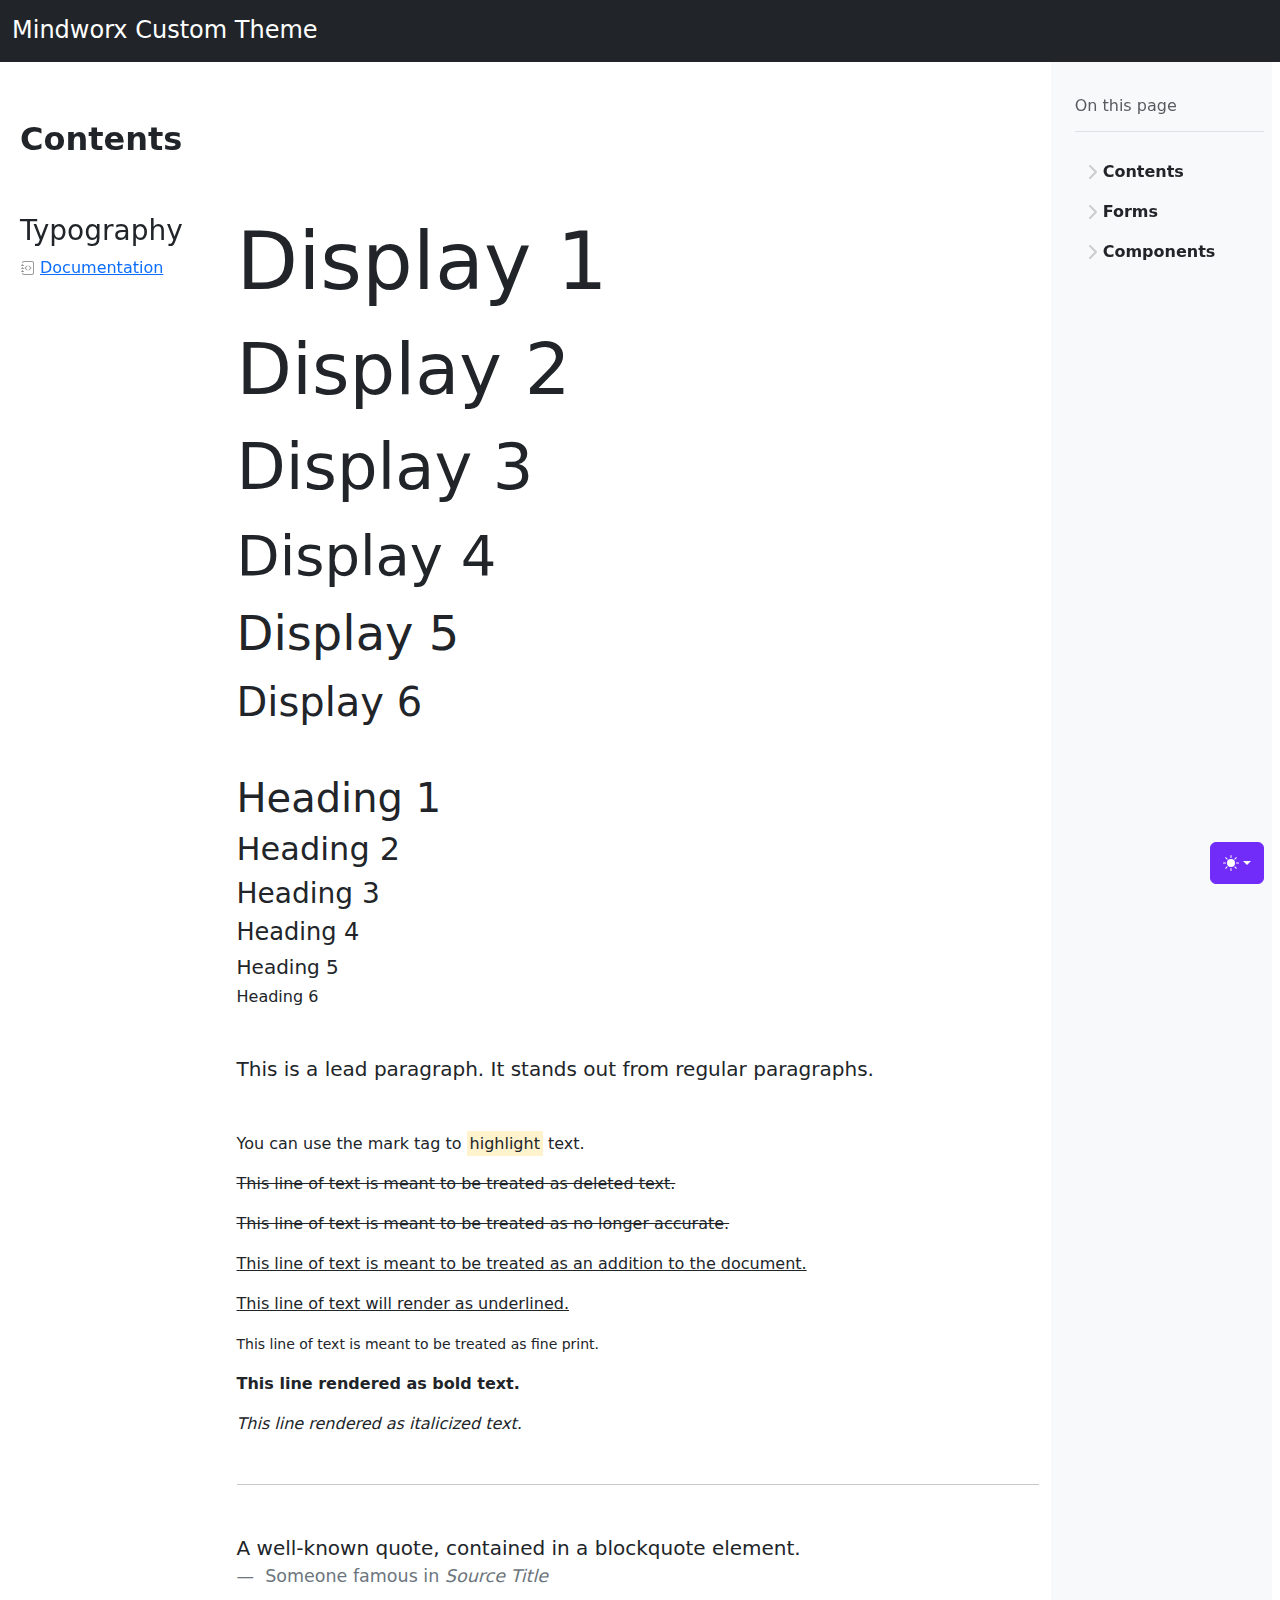
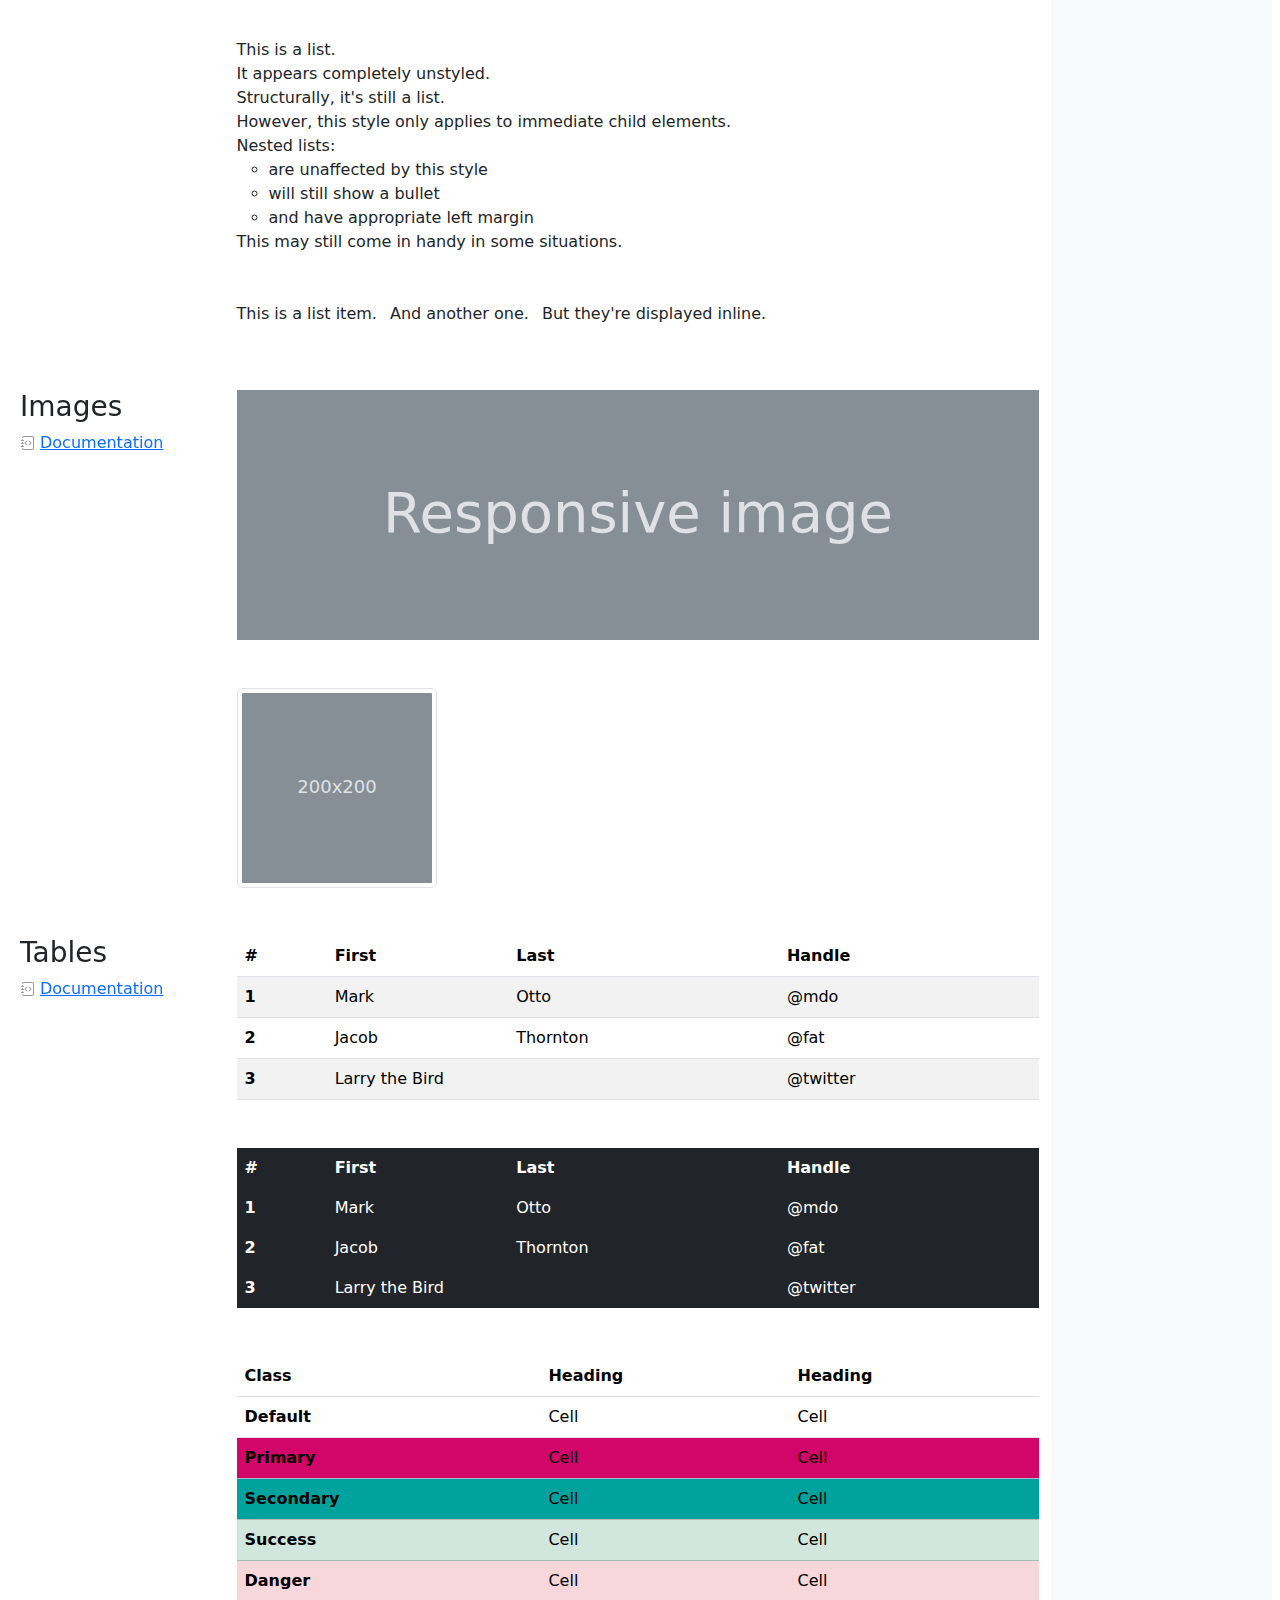
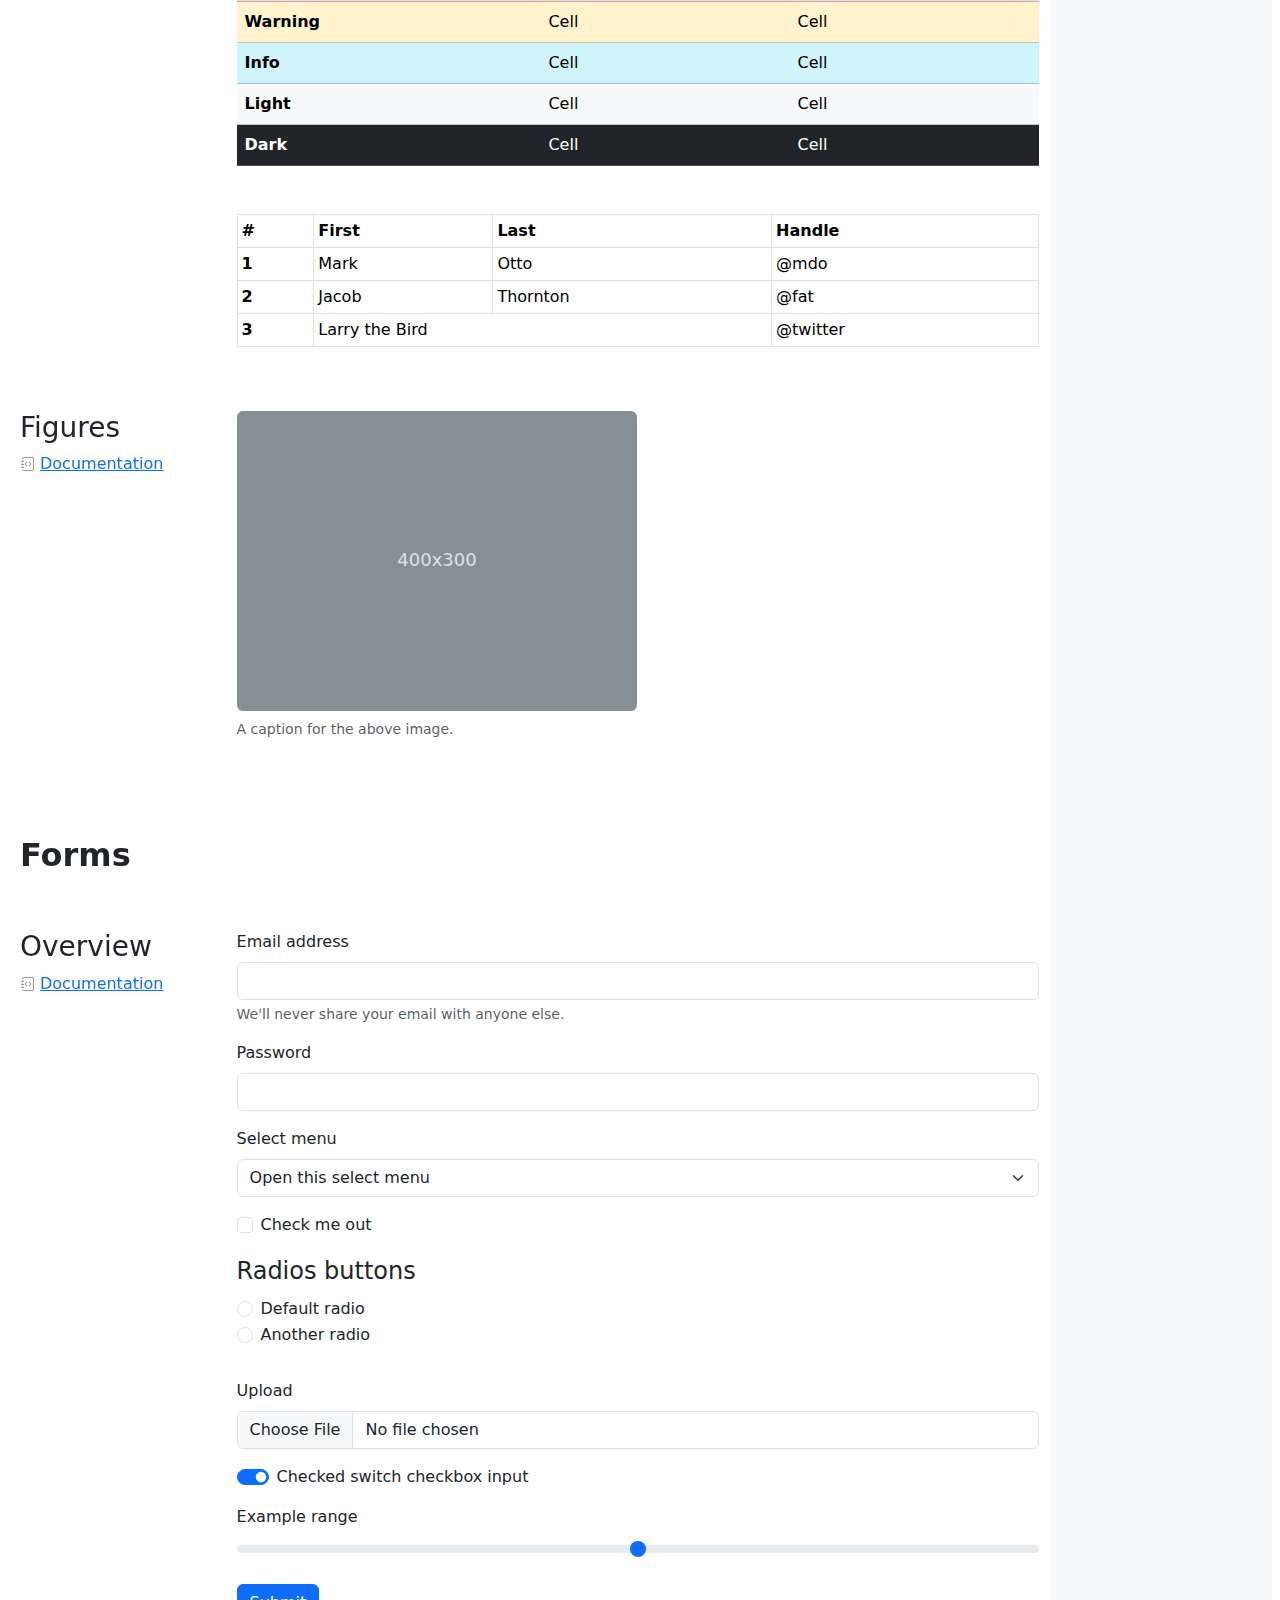
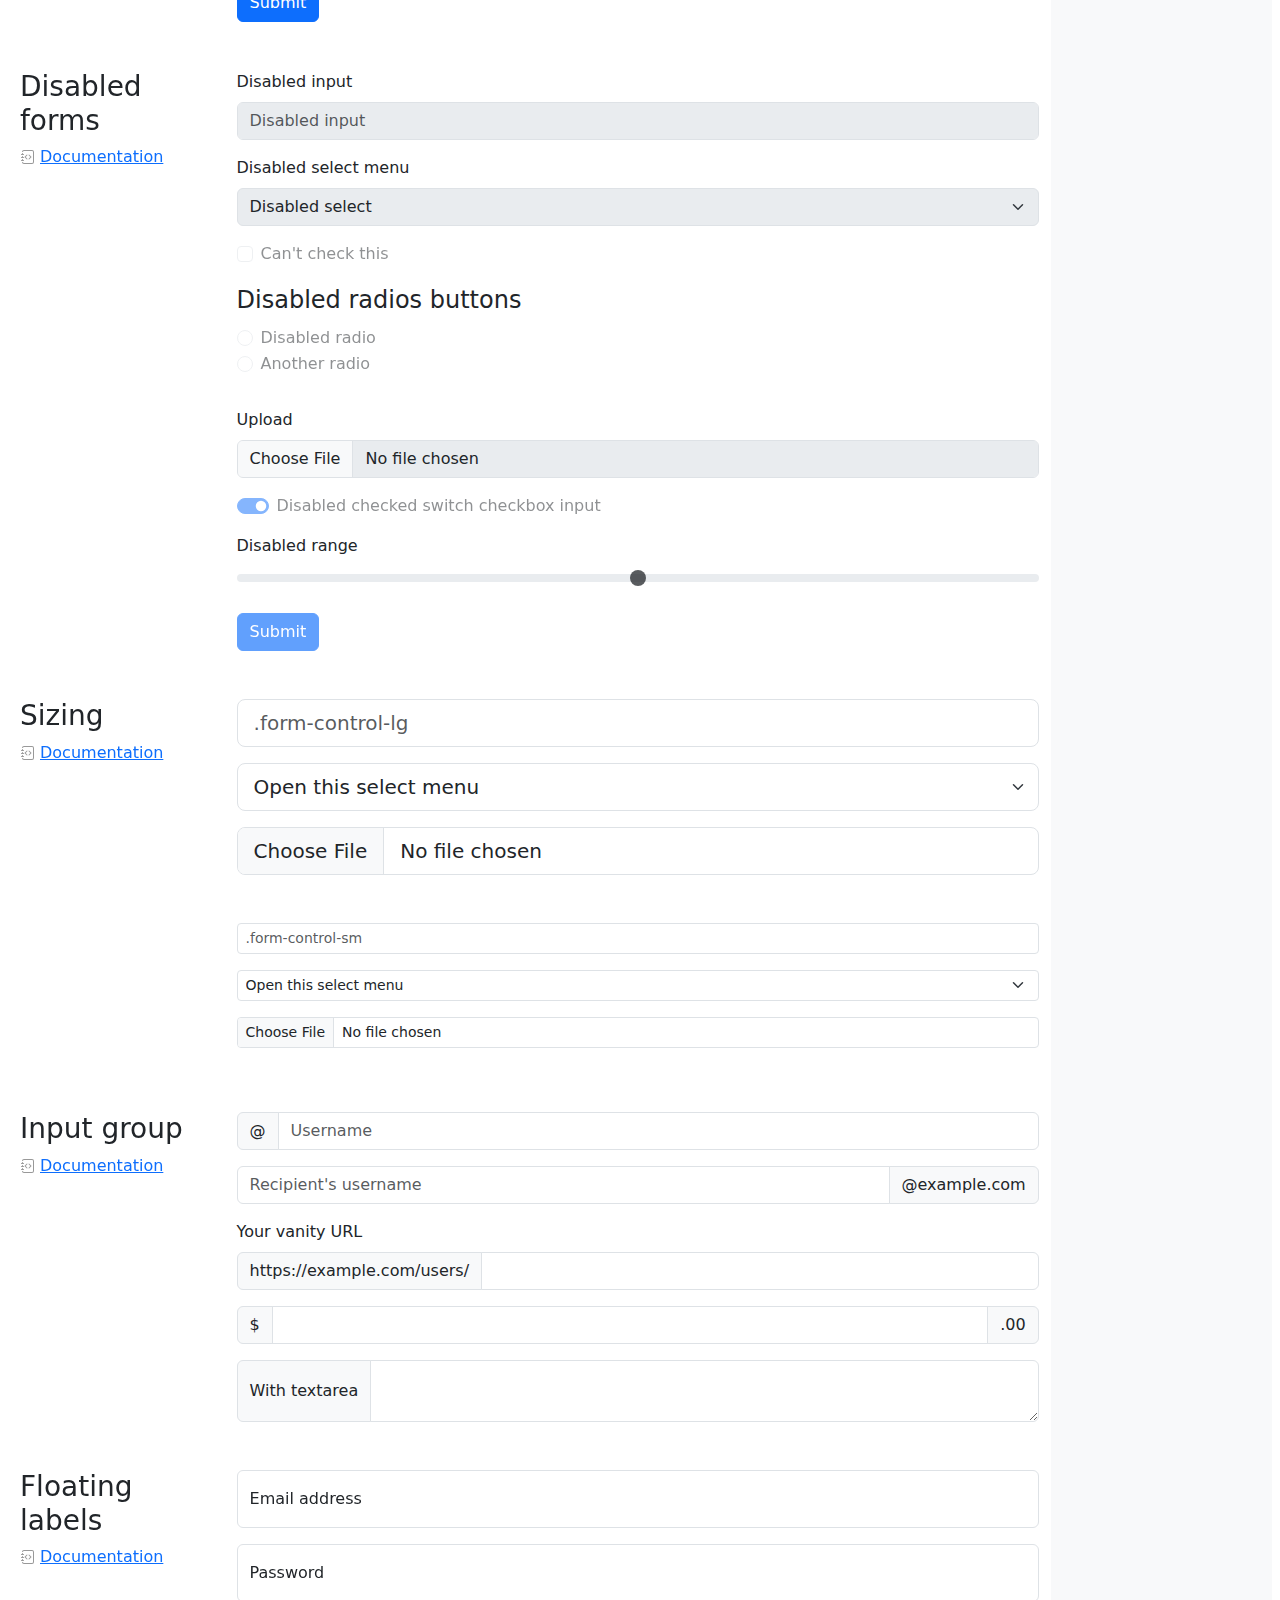
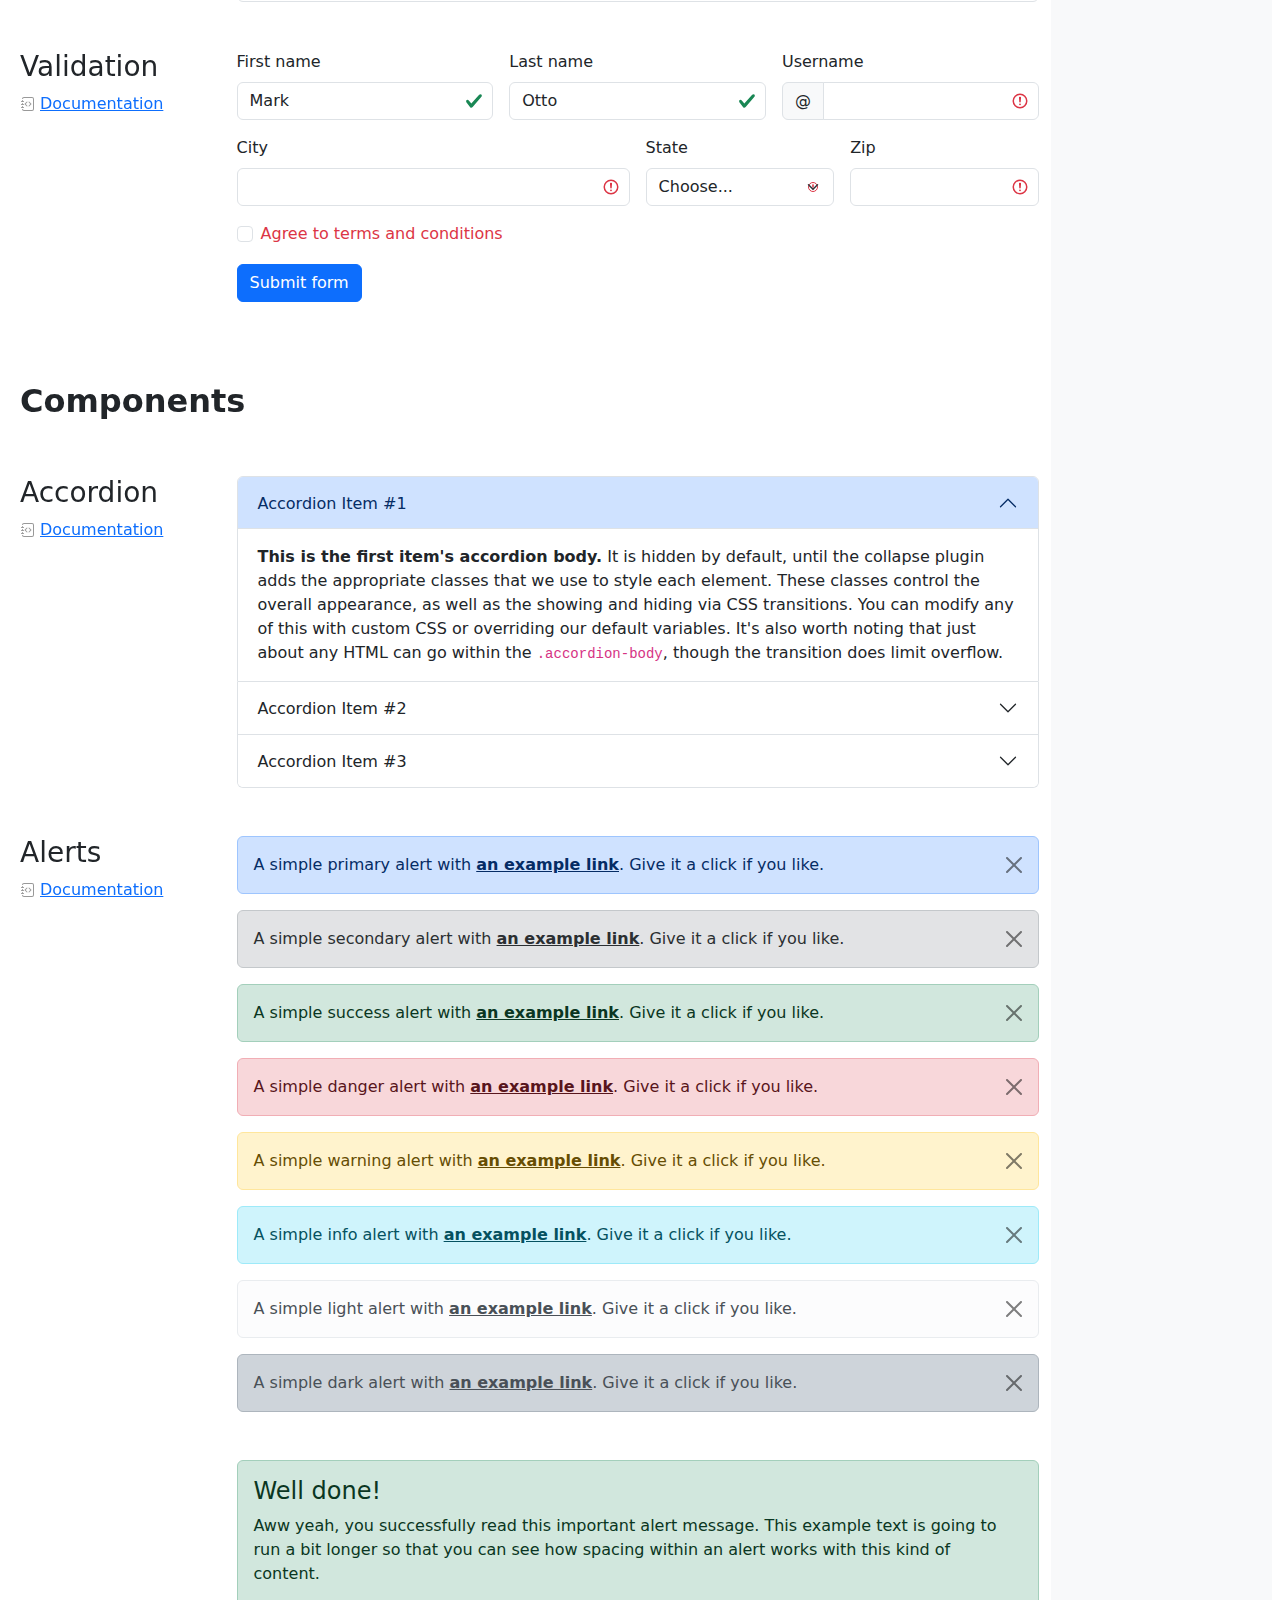
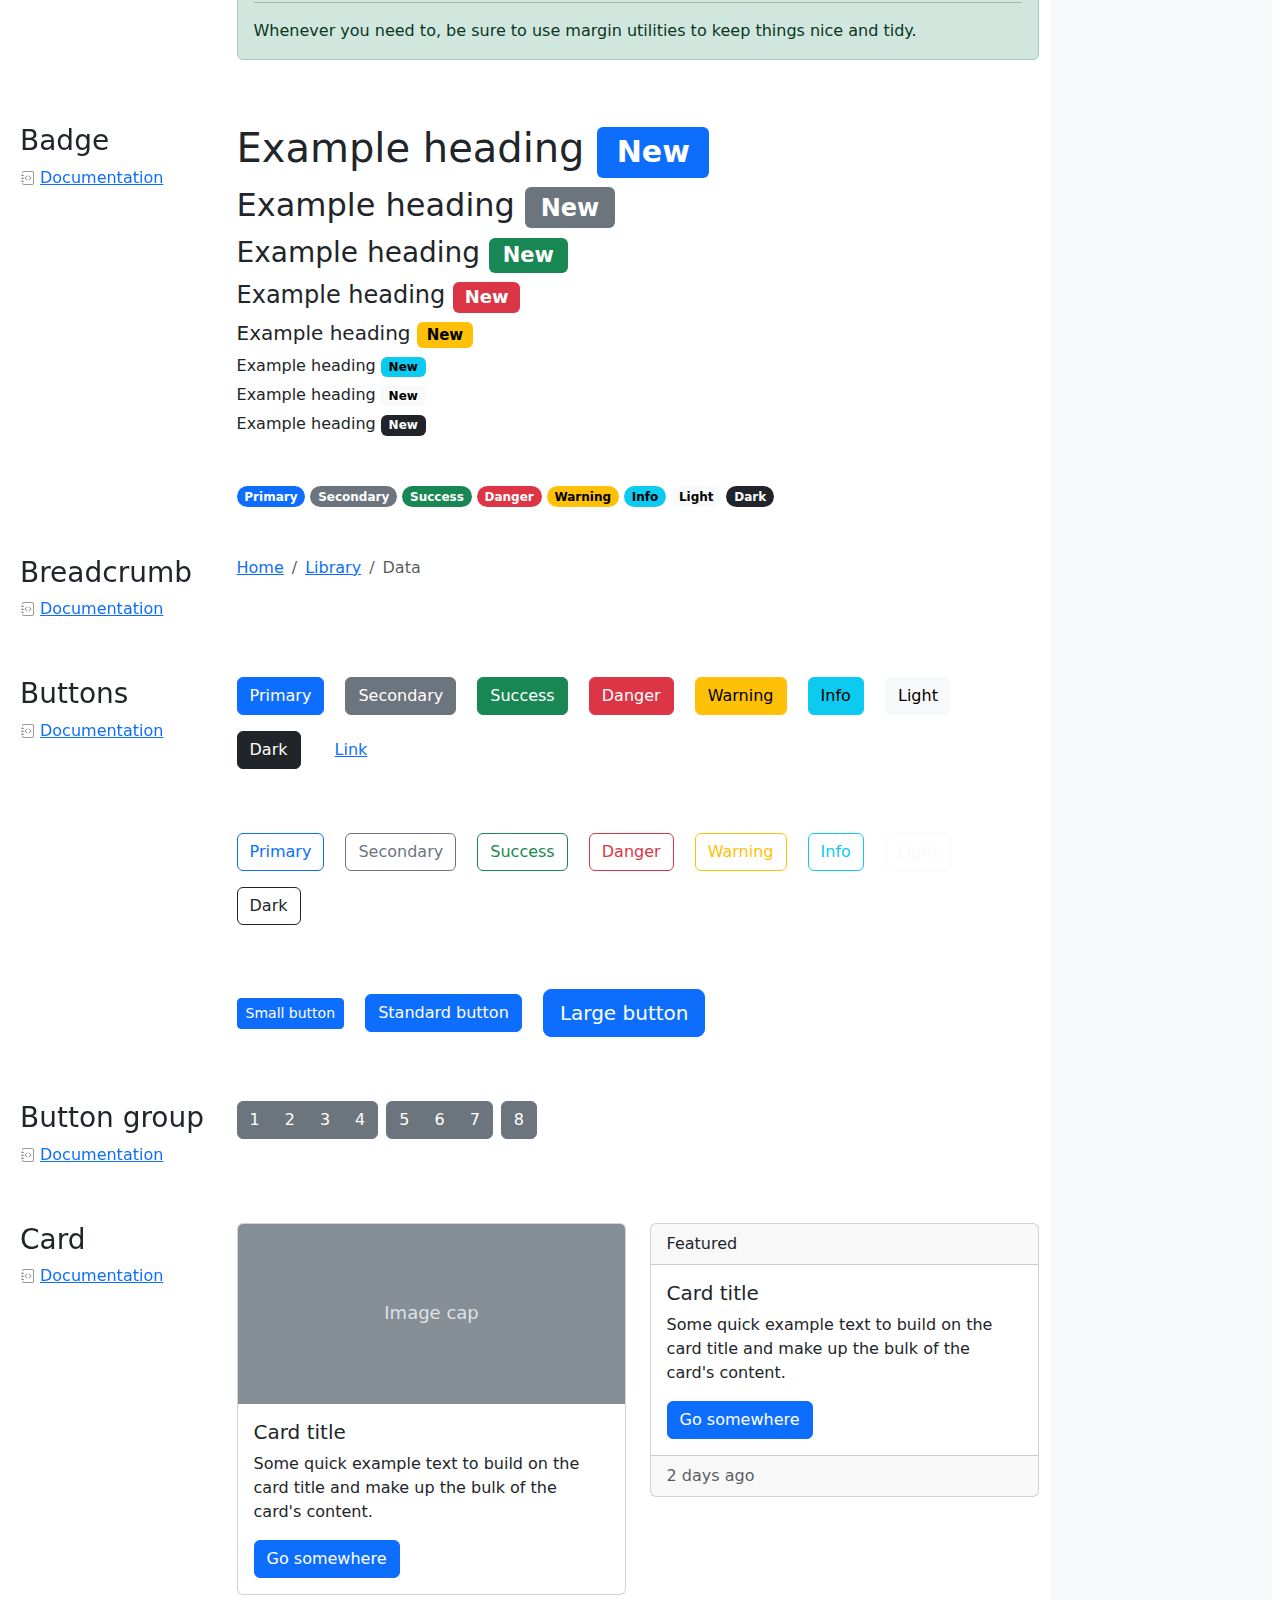
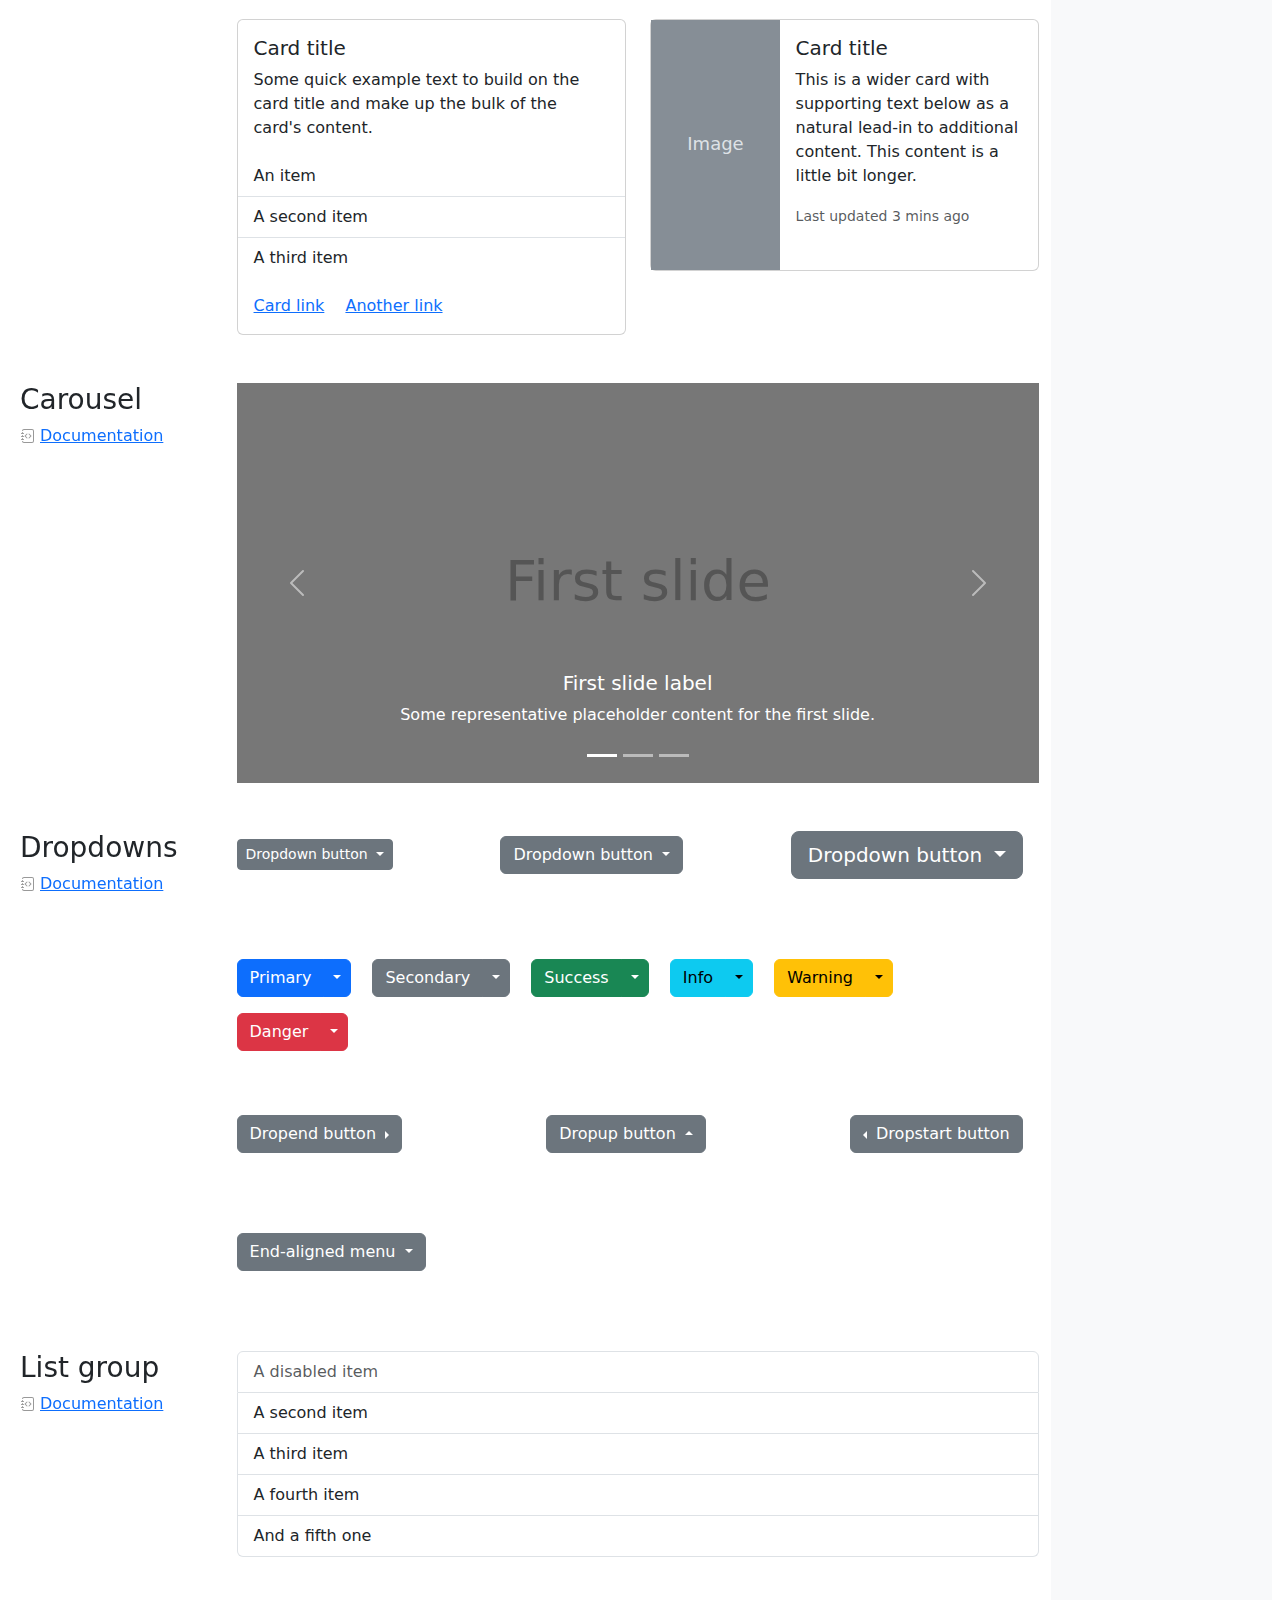
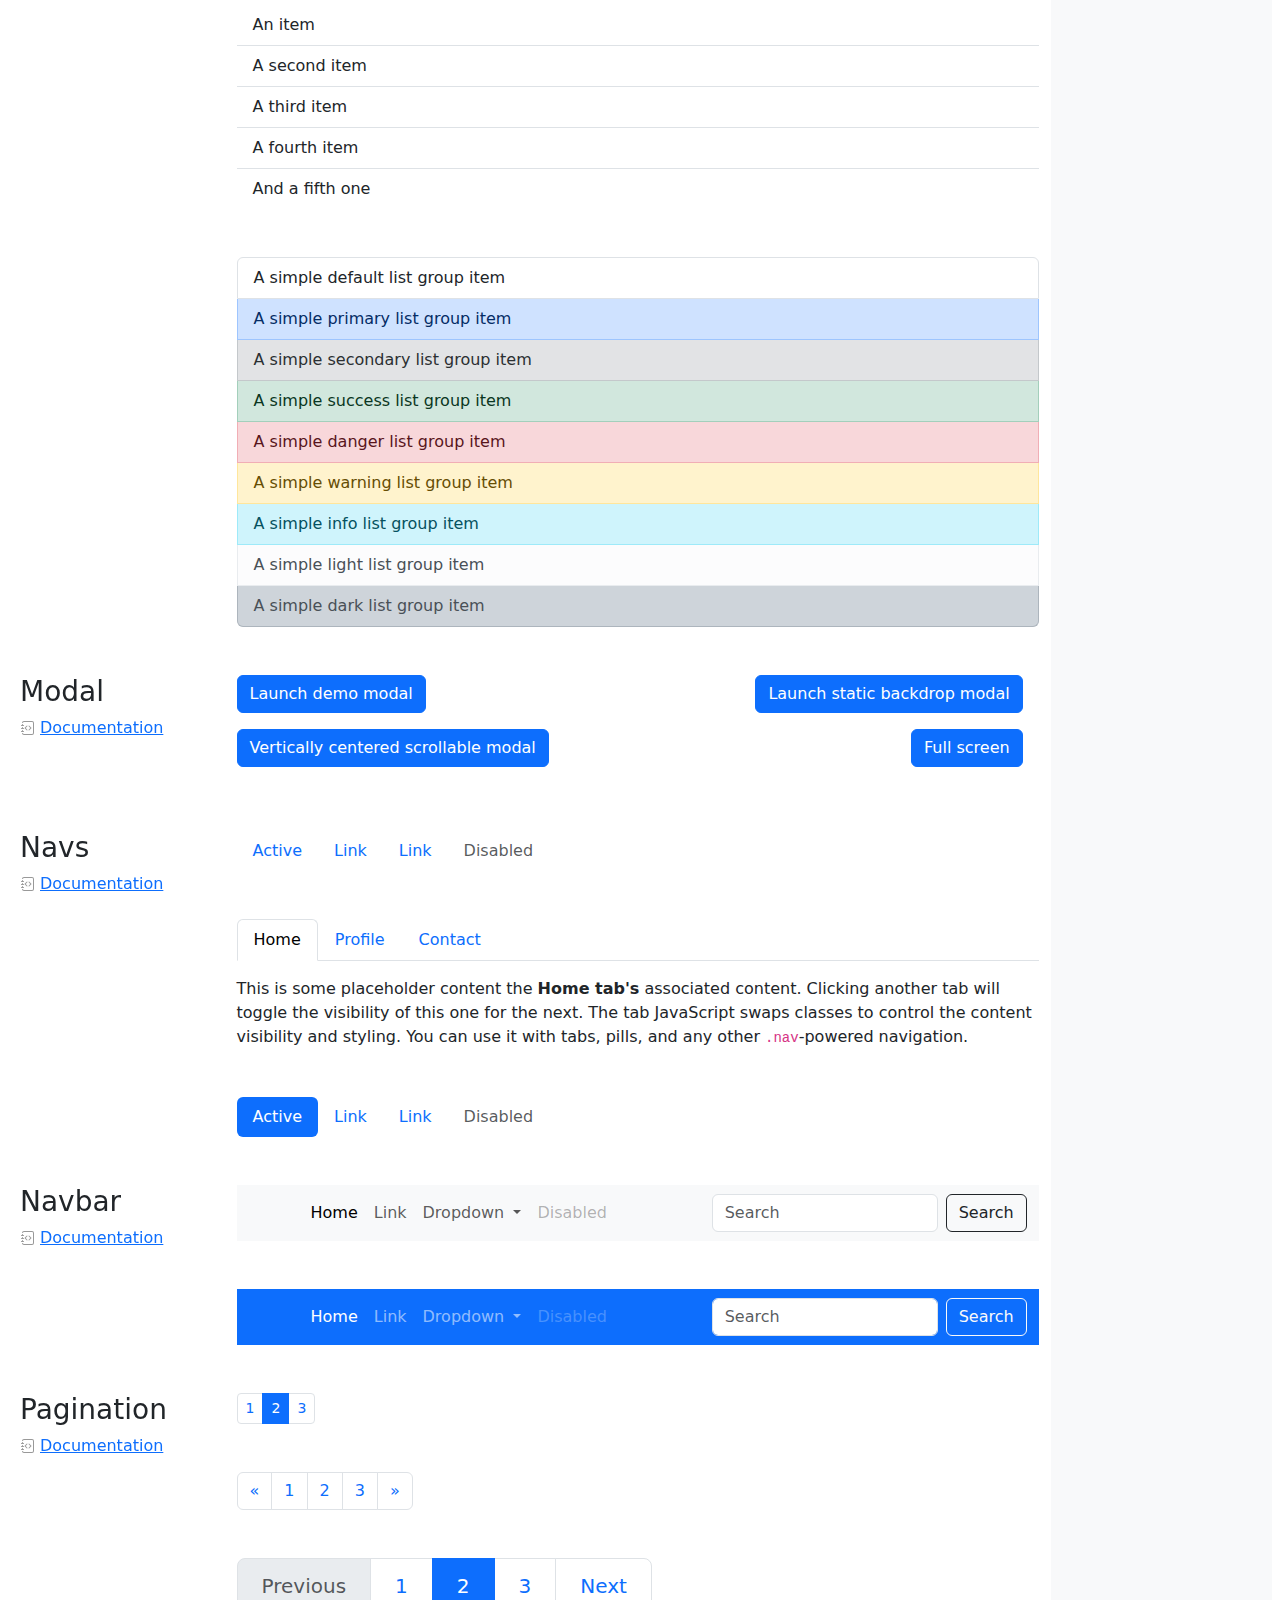
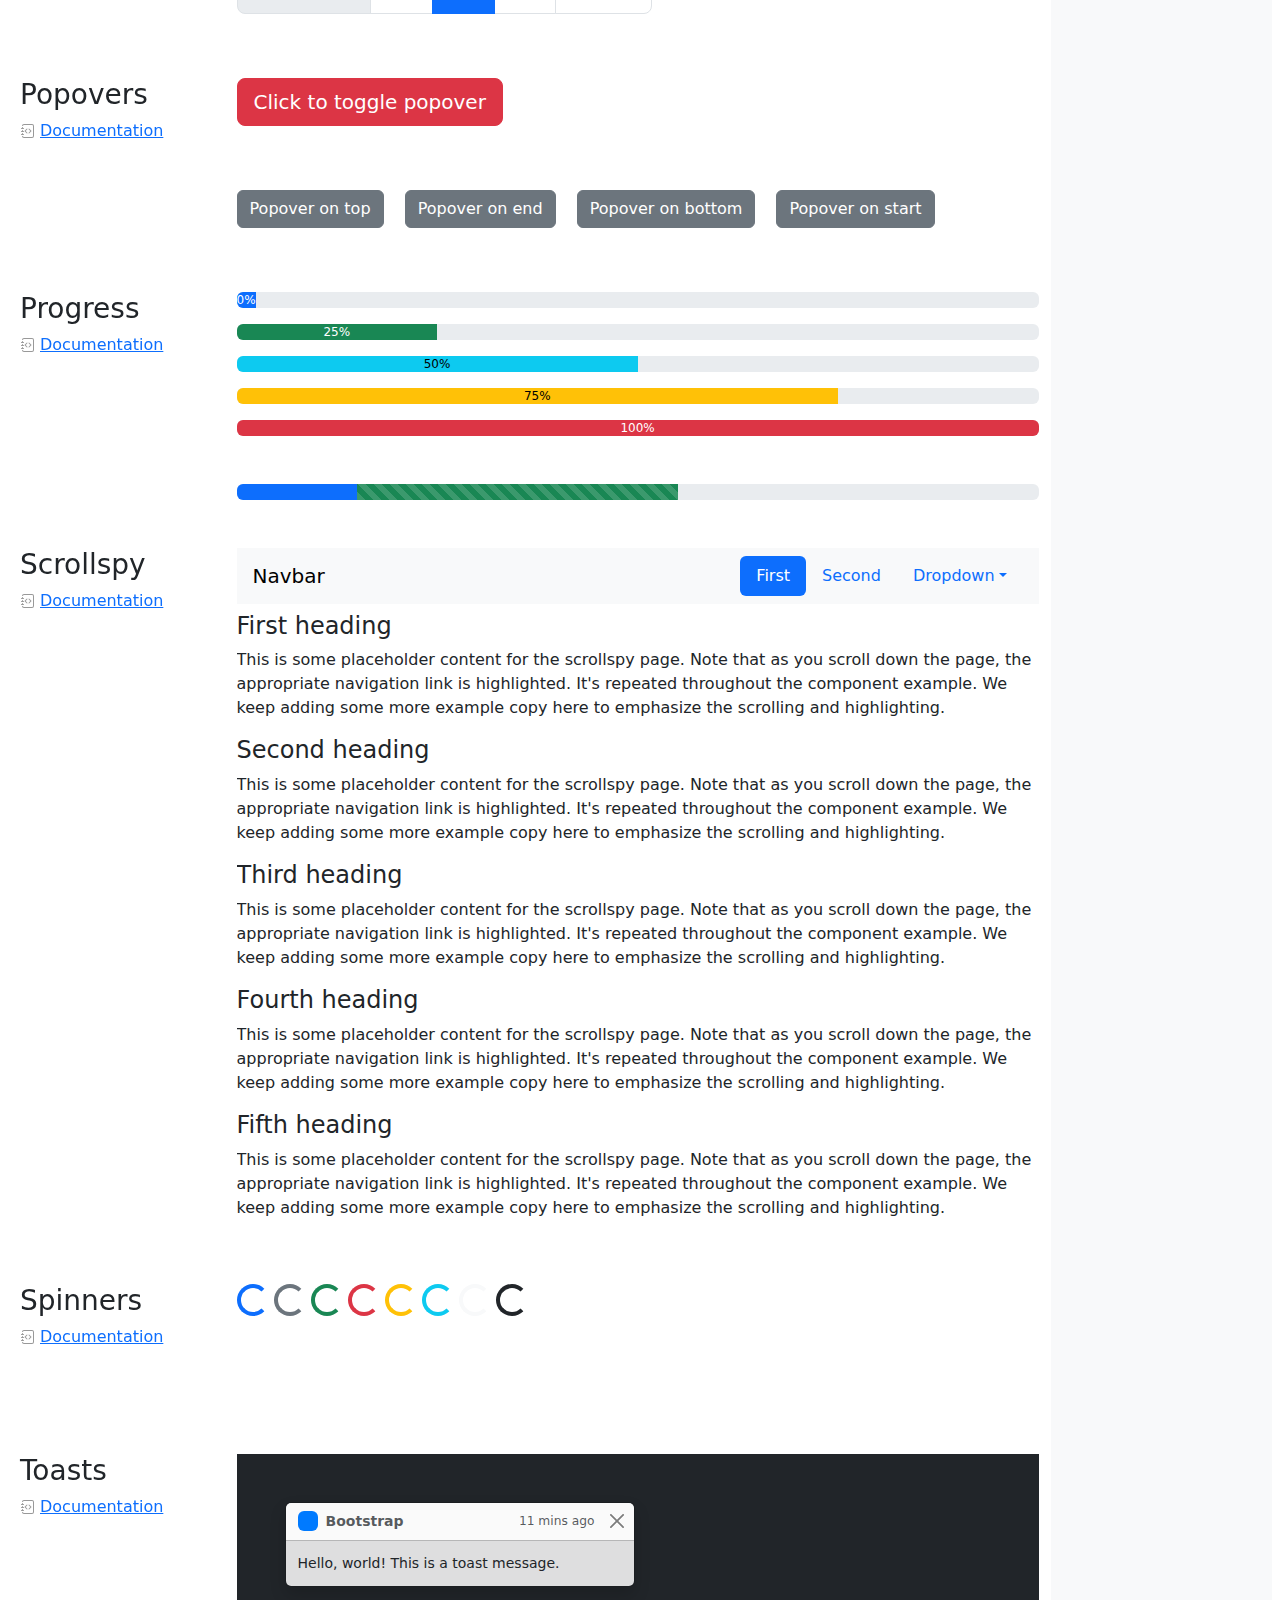
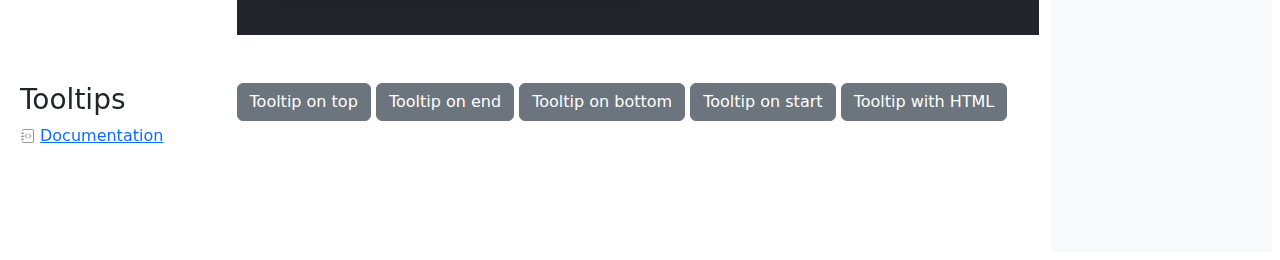
<file: demo/index.html>
<!DOCTYPE html>
<html lang="en" data-bs-theme="auto">
  <head>
    <script src="./js/bootstrap.bundle.js"></script>
    <script src="./js/color-modes.js"></script>
    <script src="./js/cheatsheet.js"></script>
    <meta charset="utf-8" />
    <meta name="viewport" content="width=device-width, initial-scale=1" />
    <meta name="description" content="" />
    <meta
      name="author"
      content="Mark Otto, Jacob Thornton, and Bootstrap contributors"
    />
    <meta name="generator" content="Hugo 0.122.0" />
    <title>Mindworx Custom Theme</title>

    <link
      rel="canonical"
      href="https://getbootstrap.com/docs/5.3/examples/cheatsheet/"
    />

    <link rel="stylesheet" href="./css/transformed_bootstrap.css" />
    <link rel="stylesheet" href="./css/transformed_cheatsheet.css" />
    <style>
      #custom_theme .bd-placeholder-img {
        font-size: 1.125rem;
        text-anchor: middle;
        -webkit-user-select: none;
        -moz-user-select: none;
        user-select: none;
      }

      @media (min-width: 768px) {
        #custom_theme .bd-placeholder-img-lg {
          font-size: 3.5rem;
        }
      }

      #custom_theme .b-example-divider {
        width: 100%;
        height: 3rem;
        background-color: rgba(0, 0, 0, 0.1);
        border: solid rgba(0, 0, 0, 0.15);
        border-width: 1px 0;
        box-shadow: inset 0 0.5em 1.5em rgba(0, 0, 0, 0.1),
          inset 0 0.125em 0.5em rgba(0, 0, 0, 0.15);
      }

      #custom_theme .b-example-vr {
        flex-shrink: 0;
        width: 1.5rem;
        height: 100vh;
      }

      #custom_theme .bi {
        vertical-align: -0.125em;
        fill: currentColor;
      }

      #custom_theme .nav-scroller {
        position: relative;
        z-index: 2;
        height: 2.75rem;
        overflow-y: hidden;
      }

      #custom_theme .nav-scroller .nav {
        display: flex;
        flex-wrap: nowrap;
        padding-bottom: 1rem;
        margin-top: -1px;
        overflow-x: auto;
        text-align: center;
        white-space: nowrap;
        -webkit-overflow-scrolling: touch;
      }

      #custom_theme .btn-bd-primary {
        --bd-violet-bg: #712cf9;
        --bd-violet-rgb: 112.520718, 44.062154, 249.437846;

        --bs-btn-font-weight: 600;
        --bs-btn-color: var(--bs-white);
        --bs-btn-bg: var(--bd-violet-bg);
        --bs-btn-border-color: var(--bd-violet-bg);
        --bs-btn-hover-color: var(--bs-white);
        --bs-btn-hover-bg: #6528e0;
        --bs-btn-hover-border-color: #6528e0;
        --bs-btn-focus-shadow-rgb: var(--bd-violet-rgb);
        --bs-btn-active-color: var(--bs-btn-hover-color);
        --bs-btn-active-bg: #5a23c8;
        --bs-btn-active-border-color: #5a23c8;
      }

      #custom_theme .bd-mode-toggle {
        z-index: 1500;
      }

      #custom_theme .bd-mode-toggle .dropdown-menu .active .bi {
        display: block !important;
      }
    </style>
  </head>

  <div id="custom_theme">
    <div class="body bg-body-tertiary">
      <svg xmlns="http://www.w3.org/2000/svg" class="d-none">
        <symbol id="check2" viewBox="0 0 16 16">
          <path
            d="M13.854 3.646a.5.5 0 0 1 0 .708l-7 7a.5.5 0 0 1-.708 0l-3.5-3.5a.5.5 0 1 1 .708-.708L6.5 10.293l6.646-6.647a.5.5 0 0 1 .708 0z"
          />
        </symbol>
        <symbol id="circle-half" viewBox="0 0 16 16">
          <path d="M8 15A7 7 0 1 0 8 1v14zm0 1A8 8 0 1 1 8 0a8 8 0 0 1 0 16z" />
        </symbol>
        <symbol id="moon-stars-fill" viewBox="0 0 16 16">
          <path
            d="M6 .278a.768.768 0 0 1 .08.858 7.208 7.208 0 0 0-.878 3.46c0 4.021 3.278 7.277 7.318 7.277.527 0 1.04-.055 1.533-.16a.787.787 0 0 1 .81.316.733.733 0 0 1-.031.893A8.349 8.349 0 0 1 8.344 16C3.734 16 0 12.286 0 7.71 0 4.266 2.114 1.312 5.124.06A.752.752 0 0 1 6 .278z"
          />
          <path
            d="M10.794 3.148a.217.217 0 0 1 .412 0l.387 1.162c.173.518.579.924 1.097 1.097l1.162.387a.217.217 0 0 1 0 .412l-1.162.387a1.734 1.734 0 0 0-1.097 1.097l-.387 1.162a.217.217 0 0 1-.412 0l-.387-1.162A1.734 1.734 0 0 0 9.31 6.593l-1.162-.387a.217.217 0 0 1 0-.412l1.162-.387a1.734 1.734 0 0 0 1.097-1.097l.387-1.162zM13.863.099a.145.145 0 0 1 .274 0l.258.774c.115.346.386.617.732.732l.774.258a.145.145 0 0 1 0 .274l-.774.258a1.156 1.156 0 0 0-.732.732l-.258.774a.145.145 0 0 1-.274 0l-.258-.774a1.156 1.156 0 0 0-.732-.732l-.774-.258a.145.145 0 0 1 0-.274l.774-.258c.346-.115.617-.386.732-.732L13.863.1z"
          />
        </symbol>
        <symbol id="sun-fill" viewBox="0 0 16 16">
          <path
            d="M8 12a4 4 0 1 0 0-8 4 4 0 0 0 0 8zM8 0a.5.5 0 0 1 .5.5v2a.5.5 0 0 1-1 0v-2A.5.5 0 0 1 8 0zm0 13a.5.5 0 0 1 .5.5v2a.5.5 0 0 1-1 0v-2A.5.5 0 0 1 8 13zm8-5a.5.5 0 0 1-.5.5h-2a.5.5 0 0 1 0-1h2a.5.5 0 0 1 .5.5zM3 8a.5.5 0 0 1-.5.5h-2a.5.5 0 0 1 0-1h2A.5.5 0 0 1 3 8zm10.657-5.657a.5.5 0 0 1 0 .707l-1.414 1.415a.5.5 0 1 1-.707-.708l1.414-1.414a.5.5 0 0 1 .707 0zm-9.193 9.193a.5.5 0 0 1 0 .707L3.05 13.657a.5.5 0 0 1-.707-.707l1.414-1.414a.5.5 0 0 1 .707 0zm9.193 2.121a.5.5 0 0 1-.707 0l-1.414-1.414a.5.5 0 0 1 .707-.707l1.414 1.414a.5.5 0 0 1 0 .707zM4.464 4.465a.5.5 0 0 1-.707 0L2.343 3.05a.5.5 0 1 1 .707-.707l1.414 1.414a.5.5 0 0 1 0 .708z"
          />
        </symbol>
      </svg>

      <div
        class="dropdown position-fixed bottom-0 end-0 mb-3 me-3 bd-mode-toggle"
      >
        <button
          class="btn btn-bd-primary py-2 dropdown-toggle d-flex align-items-center"
          id="bd-theme"
          type="button"
          aria-expanded="false"
          data-bs-toggle="dropdown"
          aria-label="Toggle theme (auto)"
        >
          <svg class="bi my-1 theme-icon-active" width="1em" height="1em">
            <use href="#circle-half"></use>
          </svg>
          <span class="visually-hidden" id="bd-theme-text">Toggle theme</span>
        </button>
        <ul
          class="dropdown-menu dropdown-menu-end shadow"
          aria-labelledby="bd-theme-text"
        >
          <li>
            <button
              type="button"
              class="dropdown-item d-flex align-items-center"
              data-bs-theme-value="light"
              aria-pressed="false"
            >
              <svg class="bi me-2 opacity-50" width="1em" height="1em">
                <use href="#sun-fill"></use>
              </svg>
              Light
              <svg class="bi ms-auto d-none" width="1em" height="1em">
                <use href="#check2"></use>
              </svg>
            </button>
          </li>
          <li>
            <button
              type="button"
              class="dropdown-item d-flex align-items-center"
              data-bs-theme-value="dark"
              aria-pressed="false"
            >
              <svg class="bi me-2 opacity-50" width="1em" height="1em">
                <use href="#moon-stars-fill"></use>
              </svg>
              Dark
              <svg class="bi ms-auto d-none" width="1em" height="1em">
                <use href="#check2"></use>
              </svg>
            </button>
          </li>
          <li>
            <button
              type="button"
              class="dropdown-item d-flex align-items-center active"
              data-bs-theme-value="auto"
              aria-pressed="true"
            >
              <svg class="bi me-2 opacity-50" width="1em" height="1em">
                <use href="#circle-half"></use>
              </svg>
              Auto
              <svg class="bi ms-auto d-none" width="1em" height="1em">
                <use href="#check2"></use>
              </svg>
            </button>
          </li>
        </ul>
      </div>

      <header
        class="bd-header bg-dark py-3 d-flex align-items-stretch border-bottom border-dark"
      >
        <div class="container-fluid d-flex align-items-center">
          <h1 class="d-flex align-items-center fs-4 text-white mb-0">
          
            Mindworx Custom Theme
          </h1>
        </div>
      </header>
      <aside
        class="bd-aside sticky-xl-top text-body-secondary align-self-start mb-3 mb-xl-5 px-2"
      >
        <h2 class="h6 pt-4 pb-3 mb-4 border-bottom">On this page</h2>
        <nav class="small" id="toc">
          <ul class="list-unstyled">
            <li class="my-2">
              <button
                type="button"
                class="btn d-inline-flex align-items-center collapsed border-0"
                data-bs-toggle="collapse"
                aria-expanded="false"
                data-bs-target="#contents-collapse"
                aria-controls="contents-collapse"
              >
                Contents
              </button>
              <ul class="list-unstyled ps-3 collapse" id="contents-collapse">
                <li>
                  <a
                    class="d-inline-flex align-items-center rounded text-decoration-none"
                    href="#typography"
                    >Typography</a
                  >
                </li>
                <li>
                  <a
                    class="d-inline-flex align-items-center rounded text-decoration-none"
                    href="#images"
                    >Images</a
                  >
                </li>
                <li>
                  <a
                    class="d-inline-flex align-items-center rounded text-decoration-none"
                    href="#tables"
                    >Tables</a
                  >
                </li>
                <li>
                  <a
                    class="d-inline-flex align-items-center rounded text-decoration-none"
                    href="#figures"
                    >Figures</a
                  >
                </li>
              </ul>
            </li>
            <li class="my-2">
              <button
                type="button"
                class="btn d-inline-flex align-items-center collapsed border-0"
                data-bs-toggle="collapse"
                aria-expanded="false"
                data-bs-target="#forms-collapse"
                aria-controls="forms-collapse"
              >
                Forms
              </button>
              <ul class="list-unstyled ps-3 collapse" id="forms-collapse">
                <li>
                  <a
                    class="d-inline-flex align-items-center rounded text-decoration-none"
                    href="#overview"
                    >Overview</a
                  >
                </li>
                <li>
                  <a
                    class="d-inline-flex align-items-center rounded text-decoration-none"
                    href="#disabled-forms"
                    >Disabled forms</a
                  >
                </li>
                <li>
                  <a
                    class="d-inline-flex align-items-center rounded text-decoration-none"
                    href="#sizing"
                    >Sizing</a
                  >
                </li>
                <li>
                  <a
                    class="d-inline-flex align-items-center rounded text-decoration-none"
                    href="#input-group"
                    >Input group</a
                  >
                </li>
                <li>
                  <a
                    class="d-inline-flex align-items-center rounded text-decoration-none"
                    href="#floating-labels"
                    >Floating labels</a
                  >
                </li>
                <li>
                  <a
                    class="d-inline-flex align-items-center rounded text-decoration-none"
                    href="#validation"
                    >Validation</a
                  >
                </li>
              </ul>
            </li>
            <li class="my-2">
              <button
                type="button"
                class="btn d-inline-flex align-items-center collapsed border-0"
                data-bs-toggle="collapse"
                aria-expanded="false"
                data-bs-target="#components-collapse"
                aria-controls="components-collapse"
              >
                Components
              </button>
              <ul class="list-unstyled ps-3 collapse" id="components-collapse">
                <li>
                  <a
                    class="d-inline-flex align-items-center rounded text-decoration-none"
                    href="#accordion"
                    >Accordion</a
                  >
                </li>
                <li>
                  <a
                    class="d-inline-flex align-items-center rounded text-decoration-none"
                    href="#alerts"
                    >Alerts</a
                  >
                </li>
                <li>
                  <a
                    class="d-inline-flex align-items-center rounded text-decoration-none"
                    href="#badge"
                    >Badge</a
                  >
                </li>
                <li>
                  <a
                    class="d-inline-flex align-items-center rounded text-decoration-none"
                    href="#breadcrumb"
                    >Breadcrumb</a
                  >
                </li>
                <li>
                  <a
                    class="d-inline-flex align-items-center rounded text-decoration-none"
                    href="#buttons"
                    >Buttons</a
                  >
                </li>
                <li>
                  <a
                    class="d-inline-flex align-items-center rounded text-decoration-none"
                    href="#button-group"
                    >Button group</a
                  >
                </li>
                <li>
                  <a
                    class="d-inline-flex align-items-center rounded text-decoration-none"
                    href="#card"
                    >Card</a
                  >
                </li>
                <li>
                  <a
                    class="d-inline-flex align-items-center rounded text-decoration-none"
                    href="#carousel"
                    >Carousel</a
                  >
                </li>
                <li>
                  <a
                    class="d-inline-flex align-items-center rounded text-decoration-none"
                    href="#dropdowns"
                    >Dropdowns</a
                  >
                </li>
                <li>
                  <a
                    class="d-inline-flex align-items-center rounded text-decoration-none"
                    href="#list-group"
                    >List group</a
                  >
                </li>
                <li>
                  <a
                    class="d-inline-flex align-items-center rounded text-decoration-none"
                    href="#modal"
                    >Modal</a
                  >
                </li>
                <li>
                  <a
                    class="d-inline-flex align-items-center rounded text-decoration-none"
                    href="#navs"
                    >Navs</a
                  >
                </li>
                <li>
                  <a
                    class="d-inline-flex align-items-center rounded text-decoration-none"
                    href="#navbar"
                    >Navbar</a
                  >
                </li>
                <li>
                  <a
                    class="d-inline-flex align-items-center rounded text-decoration-none"
                    href="#pagination"
                    >Pagination</a
                  >
                </li>
                <li>
                  <a
                    class="d-inline-flex align-items-center rounded text-decoration-none"
                    href="#popovers"
                    >Popovers</a
                  >
                </li>
                <li>
                  <a
                    class="d-inline-flex align-items-center rounded text-decoration-none"
                    href="#progress"
                    >Progress</a
                  >
                </li>
                <li>
                  <a
                    class="d-inline-flex align-items-center rounded text-decoration-none"
                    href="#scrollspy"
                    >Scrollspy</a
                  >
                </li>
                <li>
                  <a
                    class="d-inline-flex align-items-center rounded text-decoration-none"
                    href="#spinners"
                    >Spinners</a
                  >
                </li>
                <li>
                  <a
                    class="d-inline-flex align-items-center rounded text-decoration-none"
                    href="#toasts"
                    >Toasts</a
                  >
                </li>
                <li>
                  <a
                    class="d-inline-flex align-items-center rounded text-decoration-none"
                    href="#tooltips"
                    >Tooltips</a
                  >
                </li>
              </ul>
            </li>
          </ul>
        </nav>
      </aside>
      <div class="bd-cheatsheet container-fluid bg-body">
        <section id="content">
          <h2 class="sticky-xl-top fw-bold pt-3 pt-xl-5 pb-2 pb-xl-3">
            Contents
          </h2>

          <article class="my-3" id="typography">
            <div
              class="bd-heading sticky-xl-top align-self-start mt-5 mb-3 mt-xl-0 mb-xl-2"
            >
              <h3>Typography</h3>
              <a class="d-flex align-items-center" href="../content/typography/"
                >Documentation</a
              >
            </div>

            <div>
              <div class="bd-example-snippet bd-code-snippet">
                <div class="bd-example m-0 border-0">
                  <p class="display-1">Display 1</p>
                  <p class="display-2">Display 2</p>
                  <p class="display-3">Display 3</p>
                  <p class="display-4">Display 4</p>
                  <p class="display-5">Display 5</p>
                  <p class="display-6">Display 6</p>
                </div>
              </div>

              <div class="bd-example-snippet bd-code-snippet">
                <div class="bd-example m-0 border-0">
                  <p class="h1">Heading 1</p>
                  <p class="h2">Heading 2</p>
                  <p class="h3">Heading 3</p>
                  <p class="h4">Heading 4</p>
                  <p class="h5">Heading 5</p>
                  <p class="h6">Heading 6</p>
                </div>
              </div>

              <div class="bd-example-snippet bd-code-snippet">
                <div class="bd-example m-0 border-0">
                  <p class="lead">
                    This is a lead paragraph. It stands out from regular
                    paragraphs.
                  </p>
                </div>
              </div>

              <div class="bd-example-snippet bd-code-snippet">
                <div class="bd-example m-0 border-0">
                  <p>
                    You can use the mark tag to <mark>highlight</mark> text.
                  </p>
                  <p>
                    <del
                      >This line of text is meant to be treated as deleted
                      text.</del
                    >
                  </p>
                  <p>
                    <s
                      >This line of text is meant to be treated as no longer
                      accurate.</s
                    >
                  </p>
                  <p>
                    <ins
                      >This line of text is meant to be treated as an addition
                      to the document.</ins
                    >
                  </p>
                  <p><u>This line of text will render as underlined.</u></p>
                  <p>
                    <small
                      >This line of text is meant to be treated as fine
                      print.</small
                    >
                  </p>
                  <p><strong>This line rendered as bold text.</strong></p>
                  <p><em>This line rendered as italicized text.</em></p>
                </div>
              </div>

              <div class="bd-example-snippet bd-code-snippet">
                <div class="bd-example m-0 border-0">
                  <hr />
                </div>
              </div>

              <div class="bd-example-snippet bd-code-snippet">
                <div class="bd-example m-0 border-0">
                  <blockquote class="blockquote">
                    <p>
                      A well-known quote, contained in a blockquote element.
                    </p>
                    <footer class="blockquote-footer">
                      Someone famous in
                      <cite title="Source Title">Source Title</cite>
                    </footer>
                  </blockquote>
                </div>
              </div>

              <div class="bd-example-snippet bd-code-snippet">
                <div class="bd-example m-0 border-0">
                  <ul class="list-unstyled">
                    <li>This is a list.</li>
                    <li>It appears completely unstyled.</li>
                    <li>Structurally, it's still a list.</li>
                    <li>
                      However, this style only applies to immediate child
                      elements.
                    </li>
                    <li>
                      Nested lists:
                      <ul>
                        <li>are unaffected by this style</li>
                        <li>will still show a bullet</li>
                        <li>and have appropriate left margin</li>
                      </ul>
                    </li>
                    <li>This may still come in handy in some situations.</li>
                  </ul>
                </div>
              </div>

              <div class="bd-example-snippet bd-code-snippet">
                <div class="bd-example m-0 border-0">
                  <ul class="list-inline">
                    <li class="list-inline-item">This is a list item.</li>
                    <li class="list-inline-item">And another one.</li>
                    <li class="list-inline-item">
                      But they're displayed inline.
                    </li>
                  </ul>
                </div>
              </div>
            </div>
          </article>
          <article class="my-3" id="images">
            <div
              class="bd-heading sticky-xl-top align-self-start mt-5 mb-3 mt-xl-0 mb-xl-2"
            >
              <h3>Images</h3>
              <a class="d-flex align-items-center" href="../content/images/"
                >Documentation</a
              >
            </div>

            <div>
              <div class="bd-example-snippet bd-code-snippet">
                <div class="bd-example m-0 border-0">
                  <svg
                    class="bd-placeholder-img bd-placeholder-img-lg img-fluid"
                    width="100%"
                    height="250"
                    xmlns="http://www.w3.org/2000/svg"
                    role="img"
                    aria-label="Placeholder: Responsive image"
                    preserveAspectRatio="xMidYMid slice"
                    focusable="false"
                  >
                    <title>Placeholder</title>
                    <rect width="100%" height="100%" fill="#868e96" />
                    <text x="50%" y="50%" fill="#dee2e6" dy=".3em">
                      Responsive image
                    </text>
                  </svg>
                </div>
              </div>

              <div class="bd-example-snippet bd-code-snippet">
                <div class="bd-example m-0 border-0">
                  <svg
                    class="bd-placeholder-img img-thumbnail"
                    width="200"
                    height="200"
                    xmlns="http://www.w3.org/2000/svg"
                    role="img"
                    aria-label="A generic square placeholder image with a white border around it, making it resemble a photograph taken with an old instant camera: 200x200"
                    preserveAspectRatio="xMidYMid slice"
                    focusable="false"
                  >
                    <title>
                      A generic square placeholder image with a white border
                      around it, making it resemble a photograph taken with an
                      old instant camera
                    </title>
                    <rect width="100%" height="100%" fill="#868e96" />
                    <text x="50%" y="50%" fill="#dee2e6" dy=".3em">
                      200x200
                    </text>
                  </svg>
                </div>
              </div>
            </div>
          </article>
          <article class="my-3" id="tables">
            <div
              class="bd-heading sticky-xl-top align-self-start mt-5 mb-3 mt-xl-0 mb-xl-2"
            >
              <h3>Tables</h3>
              <a class="d-flex align-items-center" href="../content/tables/"
                >Documentation</a
              >
            </div>

            <div>
              <div class="bd-example-snippet bd-code-snippet">
                <div class="bd-example m-0 border-0">
                  <table class="table table-striped">
                    <thead>
                      <tr>
                        <th scope="col">#</th>
                        <th scope="col">First</th>
                        <th scope="col">Last</th>
                        <th scope="col">Handle</th>
                      </tr>
                    </thead>
                    <tbody>
                      <tr>
                        <th scope="row">1</th>
                        <td>Mark</td>
                        <td>Otto</td>
                        <td>@mdo</td>
                      </tr>
                      <tr>
                        <th scope="row">2</th>
                        <td>Jacob</td>
                        <td>Thornton</td>
                        <td>@fat</td>
                      </tr>
                      <tr>
                        <th scope="row">3</th>
                        <td colspan="2">Larry the Bird</td>
                        <td>@twitter</td>
                      </tr>
                    </tbody>
                  </table>
                </div>
              </div>

              <div class="bd-example-snippet bd-code-snippet">
                <div class="bd-example m-0 border-0">
                  <table class="table table-dark table-borderless">
                    <thead>
                      <tr>
                        <th scope="col">#</th>
                        <th scope="col">First</th>
                        <th scope="col">Last</th>
                        <th scope="col">Handle</th>
                      </tr>
                    </thead>
                    <tbody>
                      <tr>
                        <th scope="row">1</th>
                        <td>Mark</td>
                        <td>Otto</td>
                        <td>@mdo</td>
                      </tr>
                      <tr>
                        <th scope="row">2</th>
                        <td>Jacob</td>
                        <td>Thornton</td>
                        <td>@fat</td>
                      </tr>
                      <tr>
                        <th scope="row">3</th>
                        <td colspan="2">Larry the Bird</td>
                        <td>@twitter</td>
                      </tr>
                    </tbody>
                  </table>
                </div>
              </div>

              <div class="bd-example-snippet bd-code-snippet">
                <div class="bd-example m-0 border-0">
                  <table class="table table-hover">
                    <thead>
                      <tr>
                        <th scope="col">Class</th>
                        <th scope="col">Heading</th>
                        <th scope="col">Heading</th>
                      </tr>
                    </thead>
                    <tbody>
                      <tr>
                        <th scope="row">Default</th>
                        <td>Cell</td>
                        <td>Cell</td>
                      </tr>

                      <tr class="table-primary">
                        <th scope="row">Primary</th>
                        <td>Cell</td>
                        <td>Cell</td>
                      </tr>
                      <tr class="table-secondary">
                        <th scope="row">Secondary</th>
                        <td>Cell</td>
                        <td>Cell</td>
                      </tr>
                      <tr class="table-success">
                        <th scope="row">Success</th>
                        <td>Cell</td>
                        <td>Cell</td>
                      </tr>
                      <tr class="table-danger">
                        <th scope="row">Danger</th>
                        <td>Cell</td>
                        <td>Cell</td>
                      </tr>
                      <tr class="table-warning">
                        <th scope="row">Warning</th>
                        <td>Cell</td>
                        <td>Cell</td>
                      </tr>
                      <tr class="table-info">
                        <th scope="row">Info</th>
                        <td>Cell</td>
                        <td>Cell</td>
                      </tr>
                      <tr class="table-light">
                        <th scope="row">Light</th>
                        <td>Cell</td>
                        <td>Cell</td>
                      </tr>
                      <tr class="table-dark">
                        <th scope="row">Dark</th>
                        <td>Cell</td>
                        <td>Cell</td>
                      </tr>
                    </tbody>
                  </table>
                </div>
              </div>

              <div class="bd-example-snippet bd-code-snippet">
                <div class="bd-example m-0 border-0">
                  <table class="table table-sm table-bordered">
                    <thead>
                      <tr>
                        <th scope="col">#</th>
                        <th scope="col">First</th>
                        <th scope="col">Last</th>
                        <th scope="col">Handle</th>
                      </tr>
                    </thead>
                    <tbody>
                      <tr>
                        <th scope="row">1</th>
                        <td>Mark</td>
                        <td>Otto</td>
                        <td>@mdo</td>
                      </tr>
                      <tr>
                        <th scope="row">2</th>
                        <td>Jacob</td>
                        <td>Thornton</td>
                        <td>@fat</td>
                      </tr>
                      <tr>
                        <th scope="row">3</th>
                        <td colspan="2">Larry the Bird</td>
                        <td>@twitter</td>
                      </tr>
                    </tbody>
                  </table>
                </div>
              </div>
            </div>
          </article>
          <article class="my-3" id="figures">
            <div
              class="bd-heading sticky-xl-top align-self-start mt-5 mb-3 mt-xl-0 mb-xl-2"
            >
              <h3>Figures</h3>
              <a class="d-flex align-items-center" href="../content/figures/"
                >Documentation</a
              >
            </div>

            <div>
              <div class="bd-example-snippet bd-code-snippet">
                <div class="bd-example m-0 border-0">
                  <figure class="figure">
                    <svg
                      class="bd-placeholder-img figure-img img-fluid rounded"
                      width="400"
                      height="300"
                      xmlns="http://www.w3.org/2000/svg"
                      role="img"
                      aria-label="Placeholder: 400x300"
                      preserveAspectRatio="xMidYMid slice"
                      focusable="false"
                    >
                      <title>Placeholder</title>
                      <rect width="100%" height="100%" fill="#868e96" />
                      <text x="50%" y="50%" fill="#dee2e6" dy=".3em">
                        400x300
                      </text>
                    </svg>
                    <figcaption class="figure-caption">
                      A caption for the above image.
                    </figcaption>
                  </figure>
                </div>
              </div>
            </div>
          </article>
        </section>

        <section id="forms">
          <h2 class="sticky-xl-top fw-bold pt-3 pt-xl-5 pb-2 pb-xl-3">Forms</h2>

          <article class="my-3" id="overview">
            <div
              class="bd-heading sticky-xl-top align-self-start mt-5 mb-3 mt-xl-0 mb-xl-2"
            >
              <h3>Overview</h3>
              <a class="d-flex align-items-center" href="../forms/overview/"
                >Documentation</a
              >
            </div>

            <div>
              <div class="bd-example-snippet bd-code-snippet">
                <div class="bd-example m-0 border-0">
                  <form>
                    <div class="mb-3">
                      <label for="exampleInputEmail1" class="form-label"
                        >Email address</label
                      >
                      <input
                        type="email"
                        class="form-control"
                        id="exampleInputEmail1"
                        aria-describedby="emailHelp"
                      />
                      <div id="emailHelp" class="form-text">
                        We'll never share your email with anyone else.
                      </div>
                    </div>
                    <div class="mb-3">
                      <label for="exampleInputPassword1" class="form-label"
                        >Password</label
                      >
                      <input
                        type="password"
                        class="form-control"
                        id="exampleInputPassword1"
                      />
                    </div>
                    <div class="mb-3">
                      <label for="exampleSelect" class="form-label"
                        >Select menu</label
                      >
                      <select class="form-select" id="exampleSelect">
                        <option selected>Open this select menu</option>
                        <option value="1">One</option>
                        <option value="2">Two</option>
                        <option value="3">Three</option>
                      </select>
                    </div>
                    <div class="mb-3 form-check">
                      <input
                        type="checkbox"
                        class="form-check-input"
                        id="exampleCheck1"
                      />
                      <label class="form-check-label" for="exampleCheck1"
                        >Check me out</label
                      >
                    </div>
                    <fieldset class="mb-3">
                      <legend>Radios buttons</legend>
                      <div class="form-check">
                        <input
                          type="radio"
                          name="radios"
                          class="form-check-input"
                          id="exampleRadio1"
                        />
                        <label class="form-check-label" for="exampleRadio1"
                          >Default radio</label
                        >
                      </div>
                      <div class="mb-3 form-check">
                        <input
                          type="radio"
                          name="radios"
                          class="form-check-input"
                          id="exampleRadio2"
                        />
                        <label class="form-check-label" for="exampleRadio2"
                          >Another radio</label
                        >
                      </div>
                    </fieldset>
                    <div class="mb-3">
                      <label class="form-label" for="customFile">Upload</label>
                      <input type="file" class="form-control" id="customFile" />
                    </div>
                    <div class="mb-3 form-check form-switch">
                      <input
                        class="form-check-input"
                        type="checkbox"
                        role="switch"
                        id="flexSwitchCheckChecked"
                        checked
                      />
                      <label
                        class="form-check-label"
                        for="flexSwitchCheckChecked"
                        >Checked switch checkbox input</label
                      >
                    </div>
                    <div class="mb-3">
                      <label for="customRange3" class="form-label"
                        >Example range</label
                      >
                      <input
                        type="range"
                        class="form-range"
                        min="0"
                        max="5"
                        step="0.5"
                        id="customRange3"
                      />
                    </div>
                    <button type="submit" class="btn btn-primary">
                      Submit
                    </button>
                  </form>
                </div>
              </div>
            </div>
          </article>
          <article class="my-3" id="disabled-forms">
            <div
              class="bd-heading sticky-xl-top align-self-start mt-5 mb-3 mt-xl-0 mb-xl-2"
            >
              <h3>Disabled forms</h3>
              <a
                class="d-flex align-items-center"
                href="../forms/overview/#disabled-forms"
                >Documentation</a
              >
            </div>

            <div>
              <div class="bd-example-snippet bd-code-snippet">
                <div class="bd-example m-0 border-0">
                  <form>
                    <fieldset disabled aria-label="Disabled fieldset example">
                      <div class="mb-3">
                        <label for="disabledTextInput" class="form-label"
                          >Disabled input</label
                        >
                        <input
                          type="text"
                          id="disabledTextInput"
                          class="form-control"
                          placeholder="Disabled input"
                        />
                      </div>
                      <div class="mb-3">
                        <label for="disabledSelect" class="form-label"
                          >Disabled select menu</label
                        >
                        <select id="disabledSelect" class="form-select">
                          <option>Disabled select</option>
                        </select>
                      </div>
                      <div class="mb-3">
                        <div class="form-check">
                          <input
                            class="form-check-input"
                            type="checkbox"
                            id="disabledFieldsetCheck"
                            disabled
                          />
                          <label
                            class="form-check-label"
                            for="disabledFieldsetCheck"
                          >
                            Can't check this
                          </label>
                        </div>
                      </div>
                      <fieldset class="mb-3">
                        <legend>Disabled radios buttons</legend>
                        <div class="form-check">
                          <input
                            type="radio"
                            name="radios"
                            class="form-check-input"
                            id="disabledRadio1"
                            disabled
                          />
                          <label class="form-check-label" for="disabledRadio1"
                            >Disabled radio</label
                          >
                        </div>
                        <div class="mb-3 form-check">
                          <input
                            type="radio"
                            name="radios"
                            class="form-check-input"
                            id="disabledRadio2"
                            disabled
                          />
                          <label class="form-check-label" for="disabledRadio2"
                            >Another radio</label
                          >
                        </div>
                      </fieldset>
                      <div class="mb-3">
                        <label class="form-label" for="disabledCustomFile"
                          >Upload</label
                        >
                        <input
                          type="file"
                          class="form-control"
                          id="disabledCustomFile"
                          disabled
                        />
                      </div>
                      <div class="mb-3 form-check form-switch">
                        <input
                          class="form-check-input"
                          type="checkbox"
                          role="switch"
                          id="disabledSwitchCheckChecked"
                          checked
                          disabled
                        />
                        <label
                          class="form-check-label"
                          for="disabledSwitchCheckChecked"
                          >Disabled checked switch checkbox input</label
                        >
                      </div>
                      <div class="mb-3">
                        <label for="disabledRange" class="form-label"
                          >Disabled range</label
                        >
                        <input
                          type="range"
                          class="form-range"
                          min="0"
                          max="5"
                          step="0.5"
                          id="disabledRange"
                        />
                      </div>
                      <button type="submit" class="btn btn-primary">
                        Submit
                      </button>
                    </fieldset>
                  </form>
                </div>
              </div>
            </div>
          </article>
          <article class="my-3" id="sizing">
            <div
              class="bd-heading sticky-xl-top align-self-start mt-5 mb-3 mt-xl-0 mb-xl-2"
            >
              <h3>Sizing</h3>
              <a
                class="d-flex align-items-center"
                href="../forms/form-control/#sizing"
                >Documentation</a
              >
            </div>

            <div>
              <div class="bd-example-snippet bd-code-snippet">
                <div class="bd-example m-0 border-0">
                  <div class="mb-3">
                    <input
                      class="form-control form-control-lg"
                      type="text"
                      placeholder=".form-control-lg"
                      aria-label=".form-control-lg example"
                    />
                  </div>
                  <div class="mb-3">
                    <select
                      class="form-select form-select-lg"
                      aria-label=".form-select-lg example"
                    >
                      <option selected>Open this select menu</option>
                      <option value="1">One</option>
                      <option value="2">Two</option>
                      <option value="3">Three</option>
                    </select>
                  </div>
                  <div class="mb-3">
                    <input
                      type="file"
                      class="form-control form-control-lg"
                      aria-label="Large file input example"
                    />
                  </div>
                </div>
              </div>

              <div class="bd-example-snippet bd-code-snippet">
                <div class="bd-example m-0 border-0">
                  <div class="mb-3">
                    <input
                      class="form-control form-control-sm"
                      type="text"
                      placeholder=".form-control-sm"
                      aria-label=".form-control-sm example"
                    />
                  </div>
                  <div class="mb-3">
                    <select
                      class="form-select form-select-sm"
                      aria-label=".form-select-sm example"
                    >
                      <option selected>Open this select menu</option>
                      <option value="1">One</option>
                      <option value="2">Two</option>
                      <option value="3">Three</option>
                    </select>
                  </div>
                  <div class="mb-3">
                    <input
                      type="file"
                      class="form-control form-control-sm"
                      aria-label="Small file input example"
                    />
                  </div>
                </div>
              </div>
            </div>
          </article>
          <article class="my-3" id="input-group">
            <div
              class="bd-heading sticky-xl-top align-self-start mt-5 mb-3 mt-xl-0 mb-xl-2"
            >
              <h3>Input group</h3>
              <a class="d-flex align-items-center" href="../forms/input-group/"
                >Documentation</a
              >
            </div>

            <div>
              <div class="bd-example-snippet bd-code-snippet">
                <div class="bd-example m-0 border-0">
                  <div class="input-group mb-3">
                    <span class="input-group-text" id="basic-addon1">@</span>
                    <input
                      type="text"
                      class="form-control"
                      placeholder="Username"
                      aria-label="Username"
                      aria-describedby="basic-addon1"
                    />
                  </div>
                  <div class="input-group mb-3">
                    <input
                      type="text"
                      class="form-control"
                      placeholder="Recipient's username"
                      aria-label="Recipient's username"
                      aria-describedby="basic-addon2"
                    />
                    <span class="input-group-text" id="basic-addon2"
                      >@example.com</span
                    >
                  </div>
                  <label for="basic-url" class="form-label"
                    >Your vanity URL</label
                  >
                  <div class="input-group mb-3">
                    <span class="input-group-text" id="basic-addon3"
                      >https://example.com/users/</span
                    >
                    <input
                      type="text"
                      class="form-control"
                      id="basic-url"
                      aria-describedby="basic-addon3"
                    />
                  </div>
                  <div class="input-group mb-3">
                    <span class="input-group-text">$</span>
                    <input
                      type="text"
                      class="form-control"
                      aria-label="Amount (to the nearest dollar)"
                    />
                    <span class="input-group-text">.00</span>
                  </div>
                  <div class="input-group">
                    <span class="input-group-text">With textarea</span>
                    <textarea
                      class="form-control"
                      aria-label="With textarea"
                    ></textarea>
                  </div>
                </div>
              </div>
            </div>
          </article>
          <article class="my-3" id="floating-labels">
            <div
              class="bd-heading sticky-xl-top align-self-start mt-5 mb-3 mt-xl-0 mb-xl-2"
            >
              <h3>Floating labels</h3>
              <a
                class="d-flex align-items-center"
                href="../forms/floating-labels/"
                >Documentation</a
              >
            </div>

            <div>
              <div class="bd-example-snippet bd-code-snippet">
                <div class="bd-example m-0 border-0">
                  <form>
                    <div class="form-floating mb-3">
                      <input
                        type="email"
                        class="form-control"
                        id="floatingInput"
                        placeholder="name@example.com"
                      />
                      <label for="floatingInput">Email address</label>
                    </div>
                    <div class="form-floating">
                      <input
                        type="password"
                        class="form-control"
                        id="floatingPassword"
                        placeholder="Password"
                      />
                      <label for="floatingPassword">Password</label>
                    </div>
                  </form>
                </div>
              </div>
            </div>
          </article>
          <article class="my-3" id="validation">
            <div
              class="bd-heading sticky-xl-top align-self-start mt-5 mb-3 mt-xl-0 mb-xl-2"
            >
              <h3>Validation</h3>
              <a class="d-flex align-items-center" href="../forms/validation/"
                >Documentation</a
              >
            </div>

            <div>
              <div class="bd-example-snippet bd-code-snippet">
                <div class="bd-example m-0 border-0">
                  <form class="row g-3">
                    <div class="col-md-4">
                      <label for="validationServer01" class="form-label"
                        >First name</label
                      >
                      <input
                        type="text"
                        class="form-control is-valid"
                        id="validationServer01"
                        value="Mark"
                        required
                      />
                      <div class="valid-feedback">Looks good!</div>
                    </div>
                    <div class="col-md-4">
                      <label for="validationServer02" class="form-label"
                        >Last name</label
                      >
                      <input
                        type="text"
                        class="form-control is-valid"
                        id="validationServer02"
                        value="Otto"
                        required
                      />
                      <div class="valid-feedback">Looks good!</div>
                    </div>
                    <div class="col-md-4">
                      <label for="validationServerUsername" class="form-label"
                        >Username</label
                      >
                      <div class="input-group has-validation">
                        <span class="input-group-text" id="inputGroupPrepend3"
                          >@</span
                        >
                        <input
                          type="text"
                          class="form-control is-invalid"
                          id="validationServerUsername"
                          aria-describedby="inputGroupPrepend3"
                          required
                        />
                        <div class="invalid-feedback">
                          Please choose a username.
                        </div>
                      </div>
                    </div>
                    <div class="col-md-6">
                      <label for="validationServer03" class="form-label"
                        >City</label
                      >
                      <input
                        type="text"
                        class="form-control is-invalid"
                        id="validationServer03"
                        required
                      />
                      <div class="invalid-feedback">
                        Please provide a valid city.
                      </div>
                    </div>
                    <div class="col-md-3">
                      <label for="validationServer04" class="form-label"
                        >State</label
                      >
                      <select
                        class="form-select is-invalid"
                        id="validationServer04"
                        required
                      >
                        <option selected disabled value="">Choose...</option>
                        <option>...</option>
                      </select>
                      <div class="invalid-feedback">
                        Please select a valid state.
                      </div>
                    </div>
                    <div class="col-md-3">
                      <label for="validationServer05" class="form-label"
                        >Zip</label
                      >
                      <input
                        type="text"
                        class="form-control is-invalid"
                        id="validationServer05"
                        required
                      />
                      <div class="invalid-feedback">
                        Please provide a valid zip.
                      </div>
                    </div>
                    <div class="col-12">
                      <div class="form-check">
                        <input
                          class="form-check-input is-invalid"
                          type="checkbox"
                          value=""
                          id="invalidCheck3"
                          required
                        />
                        <label class="form-check-label" for="invalidCheck3">
                          Agree to terms and conditions
                        </label>
                        <div class="invalid-feedback">
                          You must agree before submitting.
                        </div>
                      </div>
                    </div>
                    <div class="col-12">
                      <button class="btn btn-primary" type="submit">
                        Submit form
                      </button>
                    </div>
                  </form>
                </div>
              </div>
            </div>
          </article>
        </section>

        <section id="components">
          <h2 class="sticky-xl-top fw-bold pt-3 pt-xl-5 pb-2 pb-xl-3">
            Components
          </h2>

          <article class="my-3" id="accordion">
            <div
              class="bd-heading sticky-xl-top align-self-start mt-5 mb-3 mt-xl-0 mb-xl-2"
            >
              <h3>Accordion</h3>
              <a
                class="d-flex align-items-center"
                href="../components/accordion/"
                >Documentation</a
              >
            </div>

            <div>
              <div class="bd-example-snippet bd-code-snippet">
                <div class="bd-example m-0 border-0">
                  <div class="accordion" id="accordionExample">
                    <div class="accordion-item">
                      <h4 class="accordion-header">
                        <button
                          class="accordion-button"
                          type="button"
                          data-bs-toggle="collapse"
                          data-bs-target="#collapseOne"
                          aria-expanded="true"
                          aria-controls="collapseOne"
                        >
                          Accordion Item #1
                        </button>
                      </h4>
                      <div
                        id="collapseOne"
                        class="accordion-collapse collapse show"
                        data-bs-parent="#accordionExample"
                      >
                        <div class="accordion-body">
                          <strong
                            >This is the first item's accordion body.</strong
                          >
                          It is hidden by default, until the collapse plugin
                          adds the appropriate classes that we use to style each
                          element. These classes control the overall appearance,
                          as well as the showing and hiding via CSS transitions.
                          You can modify any of this with custom CSS or
                          overriding our default variables. It's also worth
                          noting that just about any HTML can go within the
                          <code>.accordion-body</code>, though the transition
                          does limit overflow.
                        </div>
                      </div>
                    </div>
                    <div class="accordion-item">
                      <h4 class="accordion-header">
                        <button
                          class="accordion-button collapsed"
                          type="button"
                          data-bs-toggle="collapse"
                          data-bs-target="#collapseTwo"
                          aria-expanded="false"
                          aria-controls="collapseTwo"
                        >
                          Accordion Item #2
                        </button>
                      </h4>
                      <div
                        id="collapseTwo"
                        class="accordion-collapse collapse"
                        data-bs-parent="#accordionExample"
                      >
                        <div class="accordion-body">
                          <strong
                            >This is the second item's accordion body.</strong
                          >
                          It is hidden by default, until the collapse plugin
                          adds the appropriate classes that we use to style each
                          element. These classes control the overall appearance,
                          as well as the showing and hiding via CSS transitions.
                          You can modify any of this with custom CSS or
                          overriding our default variables. It's also worth
                          noting that just about any HTML can go within the
                          <code>.accordion-body</code>, though the transition
                          does limit overflow.
                        </div>
                      </div>
                    </div>
                    <div class="accordion-item">
                      <h4 class="accordion-header">
                        <button
                          class="accordion-button collapsed"
                          type="button"
                          data-bs-toggle="collapse"
                          data-bs-target="#collapseThree"
                          aria-expanded="false"
                          aria-controls="collapseThree"
                        >
                          Accordion Item #3
                        </button>
                      </h4>
                      <div
                        id="collapseThree"
                        class="accordion-collapse collapse"
                        data-bs-parent="#accordionExample"
                      >
                        <div class="accordion-body">
                          <strong
                            >This is the third item's accordion body.</strong
                          >
                          It is hidden by default, until the collapse plugin
                          adds the appropriate classes that we use to style each
                          element. These classes control the overall appearance,
                          as well as the showing and hiding via CSS transitions.
                          You can modify any of this with custom CSS or
                          overriding our default variables. It's also worth
                          noting that just about any HTML can go within the
                          <code>.accordion-body</code>, though the transition
                          does limit overflow.
                        </div>
                      </div>
                    </div>
                  </div>
                </div>
              </div>
            </div>
          </article>
          <article class="my-3" id="alerts">
            <div
              class="bd-heading sticky-xl-top align-self-start mt-5 mb-3 mt-xl-0 mb-xl-2"
            >
              <h3>Alerts</h3>
              <a class="d-flex align-items-center" href="../components/alerts/"
                >Documentation</a
              >
            </div>

            <div>
              <div class="bd-example-snippet bd-code-snippet">
                <div class="bd-example m-0 border-0">
                  <div
                    class="alert alert-primary alert-dismissible fade show"
                    role="alert"
                  >
                    A simple primary alert with
                    <a href="#" class="alert-link">an example link</a>. Give it
                    a click if you like.
                    <button
                      type="button"
                      class="btn-close"
                      data-bs-dismiss="alert"
                      aria-label="Close"
                    ></button>
                  </div>
                  <div
                    class="alert alert-secondary alert-dismissible fade show"
                    role="alert"
                  >
                    A simple secondary alert with
                    <a href="#" class="alert-link">an example link</a>. Give it
                    a click if you like.
                    <button
                      type="button"
                      class="btn-close"
                      data-bs-dismiss="alert"
                      aria-label="Close"
                    ></button>
                  </div>
                  <div
                    class="alert alert-success alert-dismissible fade show"
                    role="alert"
                  >
                    A simple success alert with
                    <a href="#" class="alert-link">an example link</a>. Give it
                    a click if you like.
                    <button
                      type="button"
                      class="btn-close"
                      data-bs-dismiss="alert"
                      aria-label="Close"
                    ></button>
                  </div>
                  <div
                    class="alert alert-danger alert-dismissible fade show"
                    role="alert"
                  >
                    A simple danger alert with
                    <a href="#" class="alert-link">an example link</a>. Give it
                    a click if you like.
                    <button
                      type="button"
                      class="btn-close"
                      data-bs-dismiss="alert"
                      aria-label="Close"
                    ></button>
                  </div>
                  <div
                    class="alert alert-warning alert-dismissible fade show"
                    role="alert"
                  >
                    A simple warning alert with
                    <a href="#" class="alert-link">an example link</a>. Give it
                    a click if you like.
                    <button
                      type="button"
                      class="btn-close"
                      data-bs-dismiss="alert"
                      aria-label="Close"
                    ></button>
                  </div>
                  <div
                    class="alert alert-info alert-dismissible fade show"
                    role="alert"
                  >
                    A simple info alert with
                    <a href="#" class="alert-link">an example link</a>. Give it
                    a click if you like.
                    <button
                      type="button"
                      class="btn-close"
                      data-bs-dismiss="alert"
                      aria-label="Close"
                    ></button>
                  </div>
                  <div
                    class="alert alert-light alert-dismissible fade show"
                    role="alert"
                  >
                    A simple light alert with
                    <a href="#" class="alert-link">an example link</a>. Give it
                    a click if you like.
                    <button
                      type="button"
                      class="btn-close"
                      data-bs-dismiss="alert"
                      aria-label="Close"
                    ></button>
                  </div>
                  <div
                    class="alert alert-dark alert-dismissible fade show"
                    role="alert"
                  >
                    A simple dark alert with
                    <a href="#" class="alert-link">an example link</a>. Give it
                    a click if you like.
                    <button
                      type="button"
                      class="btn-close"
                      data-bs-dismiss="alert"
                      aria-label="Close"
                    ></button>
                  </div>
                </div>
              </div>

              <div class="bd-example-snippet bd-code-snippet">
                <div class="bd-example m-0 border-0">
                  <div class="alert alert-success" role="alert">
                    <h4 class="alert-heading">Well done!</h4>
                    <p>
                      Aww yeah, you successfully read this important alert
                      message. This example text is going to run a bit longer so
                      that you can see how spacing within an alert works with
                      this kind of content.
                    </p>
                    <hr />
                    <p class="mb-0">
                      Whenever you need to, be sure to use margin utilities to
                      keep things nice and tidy.
                    </p>
                  </div>
                </div>
              </div>
            </div>
          </article>
          <article class="my-3" id="badge">
            <div
              class="bd-heading sticky-xl-top align-self-start mt-5 mb-3 mt-xl-0 mb-xl-2"
            >
              <h3>Badge</h3>
              <a class="d-flex align-items-center" href="../components/badge/"
                >Documentation</a
              >
            </div>

            <div>
              <div class="bd-example-snippet bd-code-snippet">
                <div class="bd-example m-0 border-0">
                  <p class="h1">
                    Example heading <span class="badge bg-primary">New</span>
                  </p>
                  <p class="h2">
                    Example heading <span class="badge bg-secondary">New</span>
                  </p>
                  <p class="h3">
                    Example heading <span class="badge bg-success">New</span>
                  </p>
                  <p class="h4">
                    Example heading <span class="badge bg-danger">New</span>
                  </p>
                  <p class="h5">
                    Example heading
                    <span class="badge text-bg-warning">New</span>
                  </p>
                  <p class="h6">
                    Example heading <span class="badge text-bg-info">New</span>
                  </p>
                  <p class="h6">
                    Example heading <span class="badge text-bg-light">New</span>
                  </p>
                  <p class="h6">
                    Example heading <span class="badge bg-dark">New</span>
                  </p>
                </div>
              </div>

              <div class="bd-example-snippet bd-code-snippet">
                <div class="bd-example m-0 border-0">
                  <span class="badge rounded-pill bg-primary">Primary</span>
                  <span class="badge rounded-pill bg-secondary">Secondary</span>
                  <span class="badge rounded-pill bg-success">Success</span>
                  <span class="badge rounded-pill bg-danger">Danger</span>
                  <span class="badge rounded-pill text-bg-warning"
                    >Warning</span
                  >
                  <span class="badge rounded-pill text-bg-info">Info</span>
                  <span class="badge rounded-pill text-bg-light">Light</span>
                  <span class="badge rounded-pill bg-dark">Dark</span>
                </div>
              </div>
            </div>
          </article>
          <article class="my-3" id="breadcrumb">
            <div
              class="bd-heading sticky-xl-top align-self-start mt-5 mb-3 mt-xl-0 mb-xl-2"
            >
              <h3>Breadcrumb</h3>
              <a
                class="d-flex align-items-center"
                href="../components/breadcrumb/"
                >Documentation</a
              >
            </div>

            <div>
              <div class="bd-example-snippet bd-code-snippet">
                <div class="bd-example m-0 border-0">
                  <nav aria-label="breadcrumb">
                    <ol class="breadcrumb">
                      <li class="breadcrumb-item"><a href="#">Home</a></li>
                      <li class="breadcrumb-item"><a href="#">Library</a></li>
                      <li class="breadcrumb-item active" aria-current="page">
                        Data
                      </li>
                    </ol>
                  </nav>
                </div>
              </div>
            </div>
          </article>
          <article class="my-3" id="buttons">
            <div
              class="bd-heading sticky-xl-top align-self-start mt-5 mb-3 mt-xl-0 mb-xl-2"
            >
              <h3>Buttons</h3>
              <a class="d-flex align-items-center" href="../components/buttons/"
                >Documentation</a
              >
            </div>

            <div>
              <div class="bd-example-snippet bd-code-snippet">
                <div class="bd-example m-0 border-0">
                  <button type="button" class="btn btn-primary">Primary</button>
                  <button type="button" class="btn btn-secondary">
                    Secondary
                  </button>
                  <button type="button" class="btn btn-success">Success</button>
                  <button type="button" class="btn btn-danger">Danger</button>
                  <button type="button" class="btn btn-warning">Warning</button>
                  <button type="button" class="btn btn-info">Info</button>
                  <button type="button" class="btn btn-light">Light</button>
                  <button type="button" class="btn btn-dark">Dark</button>

                  <button type="button" class="btn btn-link">Link</button>
                </div>
              </div>

              <div class="bd-example-snippet bd-code-snippet">
                <div class="bd-example m-0 border-0">
                  <button type="button" class="btn btn-outline-primary">
                    Primary
                  </button>
                  <button type="button" class="btn btn-outline-secondary">
                    Secondary
                  </button>
                  <button type="button" class="btn btn-outline-success">
                    Success
                  </button>
                  <button type="button" class="btn btn-outline-danger">
                    Danger
                  </button>
                  <button type="button" class="btn btn-outline-warning">
                    Warning
                  </button>
                  <button type="button" class="btn btn-outline-info">
                    Info
                  </button>
                  <button type="button" class="btn btn-outline-light">
                    Light
                  </button>
                  <button type="button" class="btn btn-outline-dark">
                    Dark
                  </button>
                </div>
              </div>

              <div class="bd-example-snippet bd-code-snippet">
                <div class="bd-example m-0 border-0">
                  <button type="button" class="btn btn-primary btn-sm">
                    Small button
                  </button>
                  <button type="button" class="btn btn-primary">
                    Standard button
                  </button>
                  <button type="button" class="btn btn-primary btn-lg">
                    Large button
                  </button>
                </div>
              </div>
            </div>
          </article>
          <article class="my-3" id="button-group">
            <div
              class="bd-heading sticky-xl-top align-self-start mt-5 mb-3 mt-xl-0 mb-xl-2"
            >
              <h3>Button group</h3>
              <a
                class="d-flex align-items-center"
                href="../components/button-group/"
                >Documentation</a
              >
            </div>

            <div>
              <div class="bd-example-snippet bd-code-snippet">
                <div class="bd-example m-0 border-0">
                  <div
                    class="btn-toolbar"
                    role="toolbar"
                    aria-label="Toolbar with button groups"
                  >
                    <div
                      class="btn-group me-2"
                      role="group"
                      aria-label="First group"
                    >
                      <button type="button" class="btn btn-secondary">1</button>
                      <button type="button" class="btn btn-secondary">2</button>
                      <button type="button" class="btn btn-secondary">3</button>
                      <button type="button" class="btn btn-secondary">4</button>
                    </div>
                    <div
                      class="btn-group me-2"
                      role="group"
                      aria-label="Second group"
                    >
                      <button type="button" class="btn btn-secondary">5</button>
                      <button type="button" class="btn btn-secondary">6</button>
                      <button type="button" class="btn btn-secondary">7</button>
                    </div>
                    <div
                      class="btn-group"
                      role="group"
                      aria-label="Third group"
                    >
                      <button type="button" class="btn btn-secondary">8</button>
                    </div>
                  </div>
                </div>
              </div>
            </div>
          </article>
          <article class="my-3" id="card">
            <div
              class="bd-heading sticky-xl-top align-self-start mt-5 mb-3 mt-xl-0 mb-xl-2"
            >
              <h3>Card</h3>
              <a class="d-flex align-items-center" href="../components/card/"
                >Documentation</a
              >
            </div>

            <div>
              <div class="bd-example-snippet bd-code-snippet">
                <div class="bd-example m-0 border-0">
                  <div class="row row-cols-1 row-cols-md-2 g-4">
                    <div class="col">
                      <div class="card">
                        <svg
                          class="bd-placeholder-img card-img-top"
                          width="100%"
                          height="180"
                          xmlns="http://www.w3.org/2000/svg"
                          role="img"
                          aria-label="Placeholder: Image cap"
                          preserveAspectRatio="xMidYMid slice"
                          focusable="false"
                        >
                          <title>Placeholder</title>
                          <rect width="100%" height="100%" fill="#868e96" />
                          <text x="50%" y="50%" fill="#dee2e6" dy=".3em">
                            Image cap
                          </text>
                        </svg>
                        <div class="card-body">
                          <h5 class="card-title">Card title</h5>
                          <p class="card-text">
                            Some quick example text to build on the card title
                            and make up the bulk of the card's content.
                          </p>
                          <a href="#" class="btn btn-primary">Go somewhere</a>
                        </div>
                      </div>
                    </div>
                    <div class="col">
                      <div class="card">
                        <div class="card-header">Featured</div>
                        <div class="card-body">
                          <h5 class="card-title">Card title</h5>
                          <p class="card-text">
                            Some quick example text to build on the card title
                            and make up the bulk of the card's content.
                          </p>
                          <a href="#" class="btn btn-primary">Go somewhere</a>
                        </div>
                        <div class="card-footer text-body-secondary">
                          2 days ago
                        </div>
                      </div>
                    </div>
                    <div class="col">
                      <div class="card">
                        <div class="card-body">
                          <h5 class="card-title">Card title</h5>
                          <p class="card-text">
                            Some quick example text to build on the card title
                            and make up the bulk of the card's content.
                          </p>
                        </div>
                        <ul class="list-group list-group-flush">
                          <li class="list-group-item">An item</li>
                          <li class="list-group-item">A second item</li>
                          <li class="list-group-item">A third item</li>
                        </ul>
                        <div class="card-body">
                          <a href="#" class="card-link">Card link</a>
                          <a href="#" class="card-link">Another link</a>
                        </div>
                      </div>
                    </div>
                    <div class="col">
                      <div class="card">
                        <div class="row g-0">
                          <div class="col-md-4">
                            <svg
                              class="bd-placeholder-img"
                              width="100%"
                              height="250"
                              xmlns="http://www.w3.org/2000/svg"
                              role="img"
                              aria-label="Placeholder: Image"
                              preserveAspectRatio="xMidYMid slice"
                              focusable="false"
                            >
                              <title>Placeholder</title>
                              <rect width="100%" height="100%" fill="#868e96" />
                              <text x="50%" y="50%" fill="#dee2e6" dy=".3em">
                                Image
                              </text>
                            </svg>
                          </div>
                          <div class="col-md-8">
                            <div class="card-body">
                              <h5 class="card-title">Card title</h5>
                              <p class="card-text">
                                This is a wider card with supporting text below
                                as a natural lead-in to additional content. This
                                content is a little bit longer.
                              </p>
                              <p class="card-text">
                                <small class="text-body-secondary"
                                  >Last updated 3 mins ago</small
                                >
                              </p>
                            </div>
                          </div>
                        </div>
                      </div>
                    </div>
                  </div>
                </div>
              </div>
            </div>
          </article>
          <article class="my-3" id="carousel">
            <div
              class="bd-heading sticky-xl-top align-self-start mt-5 mb-3 mt-xl-0 mb-xl-2"
            >
              <h3>Carousel</h3>
              <a
                class="d-flex align-items-center"
                href="../components/carousel/"
                >Documentation</a
              >
            </div>

            <div>
              <div class="bd-example-snippet bd-code-snippet">
                <div class="bd-example m-0 border-0">
                  <div
                    id="carouselExampleCaptions"
                    class="carousel slide"
                    data-bs-ride="carousel"
                  >
                    <div class="carousel-indicators">
                      <button
                        type="button"
                        data-bs-target="#carouselExampleCaptions"
                        data-bs-slide-to="0"
                        class="active"
                        aria-current="true"
                        aria-label="Slide 1"
                      ></button>
                      <button
                        type="button"
                        data-bs-target="#carouselExampleCaptions"
                        data-bs-slide-to="1"
                        aria-label="Slide 2"
                      ></button>
                      <button
                        type="button"
                        data-bs-target="#carouselExampleCaptions"
                        data-bs-slide-to="2"
                        aria-label="Slide 3"
                      ></button>
                    </div>
                    <div class="carousel-inner">
                      <div class="carousel-item active">
                        <svg
                          class="bd-placeholder-img bd-placeholder-img-lg d-block w-100"
                          width="800"
                          height="400"
                          xmlns="http://www.w3.org/2000/svg"
                          role="img"
                          aria-label="Placeholder: First slide"
                          preserveAspectRatio="xMidYMid slice"
                          focusable="false"
                        >
                          <title>Placeholder</title>
                          <rect width="100%" height="100%" fill="#777" />
                          <text x="50%" y="50%" fill="#555" dy=".3em">
                            First slide
                          </text>
                        </svg>
                        <div class="carousel-caption d-none d-md-block">
                          <h5>First slide label</h5>
                          <p>
                            Some representative placeholder content for the
                            first slide.
                          </p>
                        </div>
                      </div>
                      <div class="carousel-item">
                        <svg
                          class="bd-placeholder-img bd-placeholder-img-lg d-block w-100"
                          width="800"
                          height="400"
                          xmlns="http://www.w3.org/2000/svg"
                          role="img"
                          aria-label="Placeholder: Second slide"
                          preserveAspectRatio="xMidYMid slice"
                          focusable="false"
                        >
                          <title>Placeholder</title>
                          <rect width="100%" height="100%" fill="#666" />
                          <text x="50%" y="50%" fill="#444" dy=".3em">
                            Second slide
                          </text>
                        </svg>
                        <div class="carousel-caption d-none d-md-block">
                          <h5>Second slide label</h5>
                          <p>
                            Some representative placeholder content for the
                            second slide.
                          </p>
                        </div>
                      </div>
                      <div class="carousel-item">
                        <svg
                          class="bd-placeholder-img bd-placeholder-img-lg d-block w-100"
                          width="800"
                          height="400"
                          xmlns="http://www.w3.org/2000/svg"
                          role="img"
                          aria-label="Placeholder: Third slide"
                          preserveAspectRatio="xMidYMid slice"
                          focusable="false"
                        >
                          <title>Placeholder</title>
                          <rect width="100%" height="100%" fill="#555" />
                          <text x="50%" y="50%" fill="#333" dy=".3em">
                            Third slide
                          </text>
                        </svg>
                        <div class="carousel-caption d-none d-md-block">
                          <h5>Third slide label</h5>
                          <p>
                            Some representative placeholder content for the
                            third slide.
                          </p>
                        </div>
                      </div>
                    </div>
                    <button
                      class="carousel-control-prev"
                      type="button"
                      data-bs-target="#carouselExampleCaptions"
                      data-bs-slide="prev"
                    >
                      <span
                        class="carousel-control-prev-icon"
                        aria-hidden="true"
                      ></span>
                      <span class="visually-hidden">Previous</span>
                    </button>
                    <button
                      class="carousel-control-next"
                      type="button"
                      data-bs-target="#carouselExampleCaptions"
                      data-bs-slide="next"
                    >
                      <span
                        class="carousel-control-next-icon"
                        aria-hidden="true"
                      ></span>
                      <span class="visually-hidden">Next</span>
                    </button>
                  </div>
                </div>
              </div>
            </div>
          </article>
          <article class="my-3" id="dropdowns">
            <div
              class="bd-heading sticky-xl-top align-self-start mt-5 mb-3 mt-xl-0 mb-xl-2"
            >
              <h3>Dropdowns</h3>
              <a
                class="d-flex align-items-center"
                href="../components/dropdowns/"
                >Documentation</a
              >
            </div>

            <div>
              <div class="bd-example-snippet bd-code-snippet">
                <div class="bd-example m-0 border-0">
                  <div
                    class="btn-group w-100 align-items-center justify-content-between flex-wrap"
                  >
                    <div class="dropdown">
                      <button
                        class="btn btn-secondary btn-sm dropdown-toggle"
                        type="button"
                        data-bs-toggle="dropdown"
                        aria-expanded="false"
                      >
                        Dropdown button
                      </button>
                      <ul class="dropdown-menu">
                        <li>
                          <h6 class="dropdown-header">Dropdown header</h6>
                        </li>
                        <li><a class="dropdown-item" href="#">Action</a></li>
                        <li>
                          <a class="dropdown-item" href="#">Another action</a>
                        </li>
                        <li>
                          <a class="dropdown-item" href="#"
                            >Something else here</a
                          >
                        </li>
                        <li><hr class="dropdown-divider" /></li>
                        <li>
                          <a class="dropdown-item" href="#">Separated link</a>
                        </li>
                      </ul>
                    </div>
                    <div class="dropdown">
                      <button
                        class="btn btn-secondary dropdown-toggle"
                        type="button"
                        data-bs-toggle="dropdown"
                        aria-expanded="false"
                      >
                        Dropdown button
                      </button>
                      <ul class="dropdown-menu">
                        <li>
                          <h6 class="dropdown-header">Dropdown header</h6>
                        </li>
                        <li><a class="dropdown-item" href="#">Action</a></li>
                        <li>
                          <a class="dropdown-item" href="#">Another action</a>
                        </li>
                        <li>
                          <a class="dropdown-item" href="#"
                            >Something else here</a
                          >
                        </li>
                        <li><hr class="dropdown-divider" /></li>
                        <li>
                          <a class="dropdown-item" href="#">Separated link</a>
                        </li>
                      </ul>
                    </div>
                    <div class="dropdown">
                      <button
                        class="btn btn-secondary btn-lg dropdown-toggle"
                        type="button"
                        data-bs-toggle="dropdown"
                        aria-expanded="false"
                      >
                        Dropdown button
                      </button>
                      <ul class="dropdown-menu">
                        <li>
                          <h6 class="dropdown-header">Dropdown header</h6>
                        </li>
                        <li><a class="dropdown-item" href="#">Action</a></li>
                        <li>
                          <a class="dropdown-item" href="#">Another action</a>
                        </li>
                        <li>
                          <a class="dropdown-item" href="#"
                            >Something else here</a
                          >
                        </li>
                        <li><hr class="dropdown-divider" /></li>
                        <li>
                          <a class="dropdown-item" href="#">Separated link</a>
                        </li>
                      </ul>
                    </div>
                  </div>
                </div>
              </div>

              <div class="bd-example-snippet bd-code-snippet">
                <div class="bd-example m-0 border-0">
                  <div class="btn-group">
                    <button type="button" class="btn btn-primary">
                      Primary
                    </button>
                    <button
                      type="button"
                      class="btn btn-primary dropdown-toggle dropdown-toggle-split"
                      data-bs-toggle="dropdown"
                      aria-expanded="false"
                    >
                      <span class="visually-hidden">Toggle Dropdown</span>
                    </button>
                    <ul class="dropdown-menu">
                      <li><a class="dropdown-item" href="#">Action</a></li>
                      <li>
                        <a class="dropdown-item" href="#">Another action</a>
                      </li>
                      <li>
                        <a class="dropdown-item" href="#"
                          >Something else here</a
                        >
                      </li>
                    </ul>
                  </div>
                  <!-- /btn-group -->
                  <div class="btn-group">
                    <button type="button" class="btn btn-secondary">
                      Secondary
                    </button>
                    <button
                      type="button"
                      class="btn btn-secondary dropdown-toggle dropdown-toggle-split"
                      data-bs-toggle="dropdown"
                      aria-expanded="false"
                    >
                      <span class="visually-hidden">Toggle Dropdown</span>
                    </button>
                    <ul class="dropdown-menu">
                      <li><a class="dropdown-item" href="#">Action</a></li>
                      <li>
                        <a class="dropdown-item" href="#">Another action</a>
                      </li>
                      <li>
                        <a class="dropdown-item" href="#"
                          >Something else here</a
                        >
                      </li>
                    </ul>
                  </div>
                  <!-- /btn-group -->
                  <div class="btn-group">
                    <button type="button" class="btn btn-success">
                      Success
                    </button>
                    <button
                      type="button"
                      class="btn btn-success dropdown-toggle dropdown-toggle-split"
                      data-bs-toggle="dropdown"
                      aria-expanded="false"
                    >
                      <span class="visually-hidden">Toggle Dropdown</span>
                    </button>
                    <ul class="dropdown-menu">
                      <li><a class="dropdown-item" href="#">Action</a></li>
                      <li>
                        <a class="dropdown-item" href="#">Another action</a>
                      </li>
                      <li>
                        <a class="dropdown-item" href="#"
                          >Something else here</a
                        >
                      </li>
                    </ul>
                  </div>
                  <!-- /btn-group -->
                  <div class="btn-group">
                    <button type="button" class="btn btn-info">Info</button>
                    <button
                      type="button"
                      class="btn btn-info dropdown-toggle dropdown-toggle-split"
                      data-bs-toggle="dropdown"
                      aria-expanded="false"
                    >
                      <span class="visually-hidden">Toggle Dropdown</span>
                    </button>
                    <ul class="dropdown-menu">
                      <li><a class="dropdown-item" href="#">Action</a></li>
                      <li>
                        <a class="dropdown-item" href="#">Another action</a>
                      </li>
                      <li>
                        <a class="dropdown-item" href="#"
                          >Something else here</a
                        >
                      </li>
                    </ul>
                  </div>
                  <!-- /btn-group -->
                  <div class="btn-group">
                    <button type="button" class="btn btn-warning">
                      Warning
                    </button>
                    <button
                      type="button"
                      class="btn btn-warning dropdown-toggle dropdown-toggle-split"
                      data-bs-toggle="dropdown"
                      aria-expanded="false"
                    >
                      <span class="visually-hidden">Toggle Dropdown</span>
                    </button>
                    <ul class="dropdown-menu">
                      <li><a class="dropdown-item" href="#">Action</a></li>
                      <li>
                        <a class="dropdown-item" href="#">Another action</a>
                      </li>
                      <li>
                        <a class="dropdown-item" href="#"
                          >Something else here</a
                        >
                      </li>
                    </ul>
                  </div>
                  <!-- /btn-group -->
                  <div class="btn-group">
                    <button type="button" class="btn btn-danger">Danger</button>
                    <button
                      type="button"
                      class="btn btn-danger dropdown-toggle dropdown-toggle-split"
                      data-bs-toggle="dropdown"
                      aria-expanded="false"
                    >
                      <span class="visually-hidden">Toggle Dropdown</span>
                    </button>
                    <ul class="dropdown-menu">
                      <li><a class="dropdown-item" href="#">Action</a></li>
                      <li>
                        <a class="dropdown-item" href="#">Another action</a>
                      </li>
                      <li>
                        <a class="dropdown-item" href="#"
                          >Something else here</a
                        >
                      </li>
                    </ul>
                  </div>
                  <!-- /btn-group -->
                </div>
              </div>

              <div class="bd-example-snippet bd-code-snippet">
                <div class="bd-example m-0 border-0">
                  <div
                    class="btn-group w-100 align-items-center justify-content-between flex-wrap"
                  >
                    <div class="dropend">
                      <button
                        class="btn btn-secondary dropdown-toggle"
                        type="button"
                        data-bs-toggle="dropdown"
                        aria-expanded="false"
                      >
                        Dropend button
                      </button>
                      <ul class="dropdown-menu">
                        <li>
                          <h6 class="dropdown-header">Dropdown header</h6>
                        </li>
                        <li><a class="dropdown-item" href="#">Action</a></li>
                        <li>
                          <a class="dropdown-item" href="#">Another action</a>
                        </li>
                        <li>
                          <a class="dropdown-item" href="#"
                            >Something else here</a
                          >
                        </li>
                        <li><hr class="dropdown-divider" /></li>
                        <li>
                          <a class="dropdown-item" href="#">Separated link</a>
                        </li>
                      </ul>
                    </div>
                    <div class="dropup">
                      <button
                        class="btn btn-secondary dropdown-toggle"
                        type="button"
                        data-bs-toggle="dropdown"
                        aria-expanded="false"
                      >
                        Dropup button
                      </button>
                      <ul class="dropdown-menu">
                        <li>
                          <h6 class="dropdown-header">Dropdown header</h6>
                        </li>
                        <li><a class="dropdown-item" href="#">Action</a></li>
                        <li>
                          <a class="dropdown-item" href="#">Another action</a>
                        </li>
                        <li>
                          <a class="dropdown-item" href="#"
                            >Something else here</a
                          >
                        </li>
                        <li><hr class="dropdown-divider" /></li>
                        <li>
                          <a class="dropdown-item" href="#">Separated link</a>
                        </li>
                      </ul>
                    </div>
                    <div class="dropstart">
                      <button
                        class="btn btn-secondary dropdown-toggle"
                        type="button"
                        data-bs-toggle="dropdown"
                        aria-expanded="false"
                      >
                        Dropstart button
                      </button>
                      <ul class="dropdown-menu">
                        <li>
                          <h6 class="dropdown-header">Dropdown header</h6>
                        </li>
                        <li><a class="dropdown-item" href="#">Action</a></li>
                        <li>
                          <a class="dropdown-item" href="#">Another action</a>
                        </li>
                        <li>
                          <a class="dropdown-item" href="#"
                            >Something else here</a
                          >
                        </li>
                        <li><hr class="dropdown-divider" /></li>
                        <li>
                          <a class="dropdown-item" href="#">Separated link</a>
                        </li>
                      </ul>
                    </div>
                  </div>
                </div>
              </div>

              <div class="bd-example-snippet bd-code-snippet">
                <div class="bd-example m-0 border-0">
                  <div class="btn-group">
                    <div class="dropdown">
                      <button
                        class="btn btn-secondary dropdown-toggle"
                        type="button"
                        data-bs-toggle="dropdown"
                        aria-expanded="false"
                      >
                        End-aligned menu
                      </button>
                      <ul class="dropdown-menu dropdown-menu-end">
                        <li>
                          <h6 class="dropdown-header">Dropdown header</h6>
                        </li>
                        <li><a class="dropdown-item" href="#">Action</a></li>
                        <li>
                          <a class="dropdown-item" href="#">Another action</a>
                        </li>
                        <li><hr class="dropdown-divider" /></li>
                        <li>
                          <a class="dropdown-item" href="#">Separated link</a>
                        </li>
                      </ul>
                    </div>
                  </div>
                </div>
              </div>
            </div>
          </article>
          <article class="my-3" id="list-group">
            <div
              class="bd-heading sticky-xl-top align-self-start mt-5 mb-3 mt-xl-0 mb-xl-2"
            >
              <h3>List group</h3>
              <a
                class="d-flex align-items-center"
                href="../components/list-group/"
                >Documentation</a
              >
            </div>

            <div>
              <div class="bd-example-snippet bd-code-snippet">
                <div class="bd-example m-0 border-0">
                  <ul class="list-group">
                    <li class="list-group-item disabled" aria-disabled="true">
                      A disabled item
                    </li>
                    <li class="list-group-item">A second item</li>
                    <li class="list-group-item">A third item</li>
                    <li class="list-group-item">A fourth item</li>
                    <li class="list-group-item">And a fifth one</li>
                  </ul>
                </div>
              </div>

              <div class="bd-example-snippet bd-code-snippet">
                <div class="bd-example m-0 border-0">
                  <ul class="list-group list-group-flush">
                    <li class="list-group-item">An item</li>
                    <li class="list-group-item">A second item</li>
                    <li class="list-group-item">A third item</li>
                    <li class="list-group-item">A fourth item</li>
                    <li class="list-group-item">And a fifth one</li>
                  </ul>
                </div>
              </div>

              <div class="bd-example-snippet bd-code-snippet">
                <div class="bd-example m-0 border-0">
                  <div class="list-group">
                    <a href="#" class="list-group-item list-group-item-action"
                      >A simple default list group item</a
                    >

                    <a
                      href="#"
                      class="list-group-item list-group-item-action list-group-item-primary"
                      >A simple primary list group item</a
                    >
                    <a
                      href="#"
                      class="list-group-item list-group-item-action list-group-item-secondary"
                      >A simple secondary list group item</a
                    >
                    <a
                      href="#"
                      class="list-group-item list-group-item-action list-group-item-success"
                      >A simple success list group item</a
                    >
                    <a
                      href="#"
                      class="list-group-item list-group-item-action list-group-item-danger"
                      >A simple danger list group item</a
                    >
                    <a
                      href="#"
                      class="list-group-item list-group-item-action list-group-item-warning"
                      >A simple warning list group item</a
                    >
                    <a
                      href="#"
                      class="list-group-item list-group-item-action list-group-item-info"
                      >A simple info list group item</a
                    >
                    <a
                      href="#"
                      class="list-group-item list-group-item-action list-group-item-light"
                      >A simple light list group item</a
                    >
                    <a
                      href="#"
                      class="list-group-item list-group-item-action list-group-item-dark"
                      >A simple dark list group item</a
                    >
                  </div>
                </div>
              </div>
            </div>
          </article>
          <article class="my-3" id="modal">
            <div
              class="bd-heading sticky-xl-top align-self-start mt-5 mb-3 mt-xl-0 mb-xl-2"
            >
              <h3>Modal</h3>
              <a class="d-flex align-items-center" href="../components/modal/"
                >Documentation</a
              >
            </div>

            <div>
              <div class="bd-example-snippet bd-code-snippet">
                <div class="bd-example m-0 border-0">
                  <div class="d-flex justify-content-between flex-wrap">
                    <button
                      type="button"
                      class="btn btn-primary"
                      data-bs-toggle="modal"
                      data-bs-target="#exampleModalDefault"
                    >
                      Launch demo modal
                    </button>
                    <button
                      type="button"
                      class="btn btn-primary"
                      data-bs-toggle="modal"
                      data-bs-target="#staticBackdropLive"
                    >
                      Launch static backdrop modal
                    </button>
                    <button
                      type="button"
                      class="btn btn-primary"
                      data-bs-toggle="modal"
                      data-bs-target="#exampleModalCenteredScrollable"
                    >
                      Vertically centered scrollable modal
                    </button>
                    <button
                      type="button"
                      class="btn btn-primary"
                      data-bs-toggle="modal"
                      data-bs-target="#exampleModalFullscreen"
                    >
                      Full screen
                    </button>
                  </div>
                </div>
              </div>
            </div>
          </article>
          <article class="my-3" id="navs">
            <div
              class="bd-heading sticky-xl-top align-self-start mt-5 mb-3 mt-xl-0 mb-xl-2"
            >
              <h3>Navs</h3>
              <a
                class="d-flex align-items-center"
                href="../components/navs-tabs/"
                >Documentation</a
              >
            </div>

            <div>
              <div class="bd-example-snippet bd-code-snippet">
                <div class="bd-example m-0 border-0">
                  <nav class="nav">
                    <a class="nav-link active" aria-current="page" href="#"
                      >Active</a
                    >
                    <a class="nav-link" href="#">Link</a>
                    <a class="nav-link" href="#">Link</a>
                    <a class="nav-link disabled" aria-disabled="true"
                      >Disabled</a
                    >
                  </nav>
                </div>
              </div>

              <div class="bd-example-snippet bd-code-snippet">
                <div class="bd-example m-0 border-0">
                  <nav>
                    <div class="nav nav-tabs mb-3" id="nav-tab" role="tablist">
                      <button
                        class="nav-link active"
                        id="nav-home-tab"
                        data-bs-toggle="tab"
                        data-bs-target="#nav-home"
                        type="button"
                        role="tab"
                        aria-controls="nav-home"
                        aria-selected="true"
                      >
                        Home
                      </button>
                      <button
                        class="nav-link"
                        id="nav-profile-tab"
                        data-bs-toggle="tab"
                        data-bs-target="#nav-profile"
                        type="button"
                        role="tab"
                        aria-controls="nav-profile"
                        aria-selected="false"
                      >
                        Profile
                      </button>
                      <button
                        class="nav-link"
                        id="nav-contact-tab"
                        data-bs-toggle="tab"
                        data-bs-target="#nav-contact"
                        type="button"
                        role="tab"
                        aria-controls="nav-contact"
                        aria-selected="false"
                      >
                        Contact
                      </button>
                    </div>
                  </nav>
                  <div class="tab-content" id="nav-tabContent">
                    <div
                      class="tab-pane fade show active"
                      id="nav-home"
                      role="tabpanel"
                      aria-labelledby="nav-home-tab"
                    >
                      <p>
                        This is some placeholder content the
                        <strong>Home tab's</strong> associated content. Clicking
                        another tab will toggle the visibility of this one for
                        the next. The tab JavaScript swaps classes to control
                        the content visibility and styling. You can use it with
                        tabs, pills, and any other <code>.nav</code>-powered
                        navigation.
                      </p>
                    </div>
                    <div
                      class="tab-pane fade"
                      id="nav-profile"
                      role="tabpanel"
                      aria-labelledby="nav-profile-tab"
                    >
                      <p>
                        This is some placeholder content the
                        <strong>Profile tab's</strong> associated content.
                        Clicking another tab will toggle the visibility of this
                        one for the next. The tab JavaScript swaps classes to
                        control the content visibility and styling. You can use
                        it with tabs, pills, and any other
                        <code>.nav</code>-powered navigation.
                      </p>
                    </div>
                    <div
                      class="tab-pane fade"
                      id="nav-contact"
                      role="tabpanel"
                      aria-labelledby="nav-contact-tab"
                    >
                      <p>
                        This is some placeholder content the
                        <strong>Contact tab's</strong> associated content.
                        Clicking another tab will toggle the visibility of this
                        one for the next. The tab JavaScript swaps classes to
                        control the content visibility and styling. You can use
                        it with tabs, pills, and any other
                        <code>.nav</code>-powered navigation.
                      </p>
                    </div>
                  </div>
                </div>
              </div>

              <div class="bd-example-snippet bd-code-snippet">
                <div class="bd-example m-0 border-0">
                  <ul class="nav nav-pills">
                    <li class="nav-item">
                      <a class="nav-link active" aria-current="page" href="#"
                        >Active</a
                      >
                    </li>
                    <li class="nav-item">
                      <a class="nav-link" href="#">Link</a>
                    </li>
                    <li class="nav-item">
                      <a class="nav-link" href="#">Link</a>
                    </li>
                    <li class="nav-item">
                      <a class="nav-link disabled" aria-disabled="true"
                        >Disabled</a
                      >
                    </li>
                  </ul>
                </div>
              </div>
            </div>
          </article>
          <article class="my-3" id="navbar">
            <div
              class="bd-heading sticky-xl-top align-self-start mt-5 mb-3 mt-xl-0 mb-xl-2"
            >
              <h3>Navbar</h3>
              <a class="d-flex align-items-center" href="../components/navbar/"
                >Documentation</a
              >
            </div>

            <div>
              <div class="bd-example-snippet bd-code-snippet">
                <div class="bd-example m-0 border-0">
                  <nav class="navbar navbar-expand-lg bg-body-tertiary">
                    <div class="container-fluid">
                      <a class="navbar-brand" href="#">
                        <img
                          src="../assets/brand/bootstrap-logo-white.svg"
                          width="38"
                          height="30"
                          class="d-inline-block align-top"
                          alt="Bootstrap"
                          loading="lazy"
                          style="
                            filter: invert(1) grayscale(100%) brightness(200%);
                          "
                        />
                      </a>
                      <button
                        class="navbar-toggler"
                        type="button"
                        data-bs-toggle="collapse"
                        data-bs-target="#navbarSupportedContent"
                        aria-controls="navbarSupportedContent"
                        aria-expanded="false"
                        aria-label="Toggle navigation"
                      >
                        <span class="navbar-toggler-icon"></span>
                      </button>
                      <div
                        class="collapse navbar-collapse"
                        id="navbarSupportedContent"
                      >
                        <ul class="navbar-nav me-auto mb-2 mb-lg-0">
                          <li class="nav-item">
                            <a
                              class="nav-link active"
                              aria-current="page"
                              href="#"
                              >Home</a
                            >
                          </li>
                          <li class="nav-item">
                            <a class="nav-link" href="#">Link</a>
                          </li>
                          <li class="nav-item dropdown">
                            <a
                              class="nav-link dropdown-toggle"
                              href="#"
                              role="button"
                              data-bs-toggle="dropdown"
                              aria-expanded="false"
                            >
                              Dropdown
                            </a>
                            <ul class="dropdown-menu">
                              <li>
                                <a class="dropdown-item" href="#">Action</a>
                              </li>
                              <li>
                                <a class="dropdown-item" href="#"
                                  >Another action</a
                                >
                              </li>
                              <li><hr class="dropdown-divider" /></li>
                              <li>
                                <a class="dropdown-item" href="#"
                                  >Something else here</a
                                >
                              </li>
                            </ul>
                          </li>
                          <li class="nav-item">
                            <a class="nav-link disabled" aria-disabled="true"
                              >Disabled</a
                            >
                          </li>
                        </ul>
                        <form class="d-flex" role="search">
                          <input
                            class="form-control me-2"
                            type="search"
                            placeholder="Search"
                            aria-label="Search"
                          />
                          <button class="btn btn-outline-dark" type="submit">
                            Search
                          </button>
                        </form>
                      </div>
                    </div>
                  </nav>

                  <nav
                    class="navbar navbar-expand-lg navbar-dark bg-primary mt-5"
                  >
                    <div class="container-fluid">
                      <a class="navbar-brand" href="#">
                        <img
                          src="../assets/brand/bootstrap-logo-white.svg"
                          width="38"
                          height="30"
                          class="d-inline-block align-top"
                          alt="Bootstrap"
                          loading="lazy"
                        />
                      </a>
                      <button
                        class="navbar-toggler"
                        type="button"
                        data-bs-toggle="collapse"
                        data-bs-target="#navbarSupportedContent2"
                        aria-controls="navbarSupportedContent2"
                        aria-expanded="false"
                        aria-label="Toggle navigation"
                      >
                        <span class="navbar-toggler-icon"></span>
                      </button>
                      <div
                        class="collapse navbar-collapse"
                        id="navbarSupportedContent2"
                      >
                        <ul class="navbar-nav me-auto mb-2 mb-lg-0">
                          <li class="nav-item">
                            <a
                              class="nav-link active"
                              aria-current="page"
                              href="#"
                              >Home</a
                            >
                          </li>
                          <li class="nav-item">
                            <a class="nav-link" href="#">Link</a>
                          </li>
                          <li class="nav-item dropdown">
                            <a
                              class="nav-link dropdown-toggle"
                              href="#"
                              role="button"
                              data-bs-toggle="dropdown"
                              aria-expanded="false"
                            >
                              Dropdown
                            </a>
                            <ul class="dropdown-menu">
                              <li>
                                <a class="dropdown-item" href="#">Action</a>
                              </li>
                              <li>
                                <a class="dropdown-item" href="#"
                                  >Another action</a
                                >
                              </li>
                              <li><hr class="dropdown-divider" /></li>
                              <li>
                                <a class="dropdown-item" href="#"
                                  >Something else here</a
                                >
                              </li>
                            </ul>
                          </li>
                          <li class="nav-item">
                            <a class="nav-link disabled" aria-disabled="true"
                              >Disabled</a
                            >
                          </li>
                        </ul>
                        <form class="d-flex" role="search">
                          <input
                            class="form-control me-2"
                            type="search"
                            placeholder="Search"
                            aria-label="Search"
                          />
                          <button class="btn btn-outline-light" type="submit">
                            Search
                          </button>
                        </form>
                      </div>
                    </div>
                  </nav>
                </div>
              </div>
            </div>
          </article>
          <article class="my-3" id="pagination">
            <div
              class="bd-heading sticky-xl-top align-self-start mt-5 mb-3 mt-xl-0 mb-xl-2"
            >
              <h3>Pagination</h3>
              <a
                class="d-flex align-items-center"
                href="../components/pagination/"
                >Documentation</a
              >
            </div>

            <div>
              <div class="bd-example-snippet bd-code-snippet">
                <div class="bd-example m-0 border-0">
                  <nav aria-label="Pagination example">
                    <ul class="pagination pagination-sm">
                      <li class="page-item">
                        <a class="page-link" href="#">1</a>
                      </li>
                      <li class="page-item active" aria-current="page">
                        <a class="page-link" href="#">2</a>
                      </li>
                      <li class="page-item">
                        <a class="page-link" href="#">3</a>
                      </li>
                    </ul>
                  </nav>
                </div>
              </div>

              <div class="bd-example-snippet bd-code-snippet">
                <div class="bd-example m-0 border-0">
                  <nav aria-label="Standard pagination example">
                    <ul class="pagination">
                      <li class="page-item">
                        <a class="page-link" href="#" aria-label="Previous">
                          <span aria-hidden="true">&laquo;</span>
                        </a>
                      </li>
                      <li class="page-item">
                        <a class="page-link" href="#">1</a>
                      </li>
                      <li class="page-item">
                        <a class="page-link" href="#">2</a>
                      </li>
                      <li class="page-item">
                        <a class="page-link" href="#">3</a>
                      </li>
                      <li class="page-item">
                        <a class="page-link" href="#" aria-label="Next">
                          <span aria-hidden="true">&raquo;</span>
                        </a>
                      </li>
                    </ul>
                  </nav>
                </div>
              </div>

              <div class="bd-example-snippet bd-code-snippet">
                <div class="bd-example m-0 border-0">
                  <nav aria-label="Another pagination example">
                    <ul class="pagination pagination-lg flex-wrap">
                      <li class="page-item disabled">
                        <a class="page-link">Previous</a>
                      </li>
                      <li class="page-item">
                        <a class="page-link" href="#">1</a>
                      </li>
                      <li class="page-item active" aria-current="page">
                        <a class="page-link" href="#">2</a>
                      </li>
                      <li class="page-item">
                        <a class="page-link" href="#">3</a>
                      </li>
                      <li class="page-item">
                        <a class="page-link" href="#">Next</a>
                      </li>
                    </ul>
                  </nav>
                </div>
              </div>
            </div>
          </article>
          <article class="my-3" id="popovers">
            <div
              class="bd-heading sticky-xl-top align-self-start mt-5 mb-3 mt-xl-0 mb-xl-2"
            >
              <h3>Popovers</h3>
              <a
                class="d-flex align-items-center"
                href="../components/popovers/"
                >Documentation</a
              >
            </div>

            <div>
              <div class="bd-example-snippet bd-code-snippet">
                <div class="bd-example m-0 border-0">
                  <button
                    type="button"
                    class="btn btn-lg btn-danger"
                    data-bs-toggle="popover"
                    title="Popover title"
                    data-bs-content="And here's some amazing content. It's very engaging. Right?"
                  >
                    Click to toggle popover
                  </button>
                </div>
              </div>

              <div class="bd-example-snippet bd-code-snippet">
                <div class="bd-example m-0 border-0">
                  <button
                    type="button"
                    class="btn btn-secondary"
                    data-bs-container="body"
                    data-bs-toggle="popover"
                    data-bs-placement="top"
                    data-bs-content="Vivamus sagittis lacus vel augue laoreet rutrum faucibus."
                  >
                    Popover on top
                  </button>
                  <button
                    type="button"
                    class="btn btn-secondary"
                    data-bs-container="body"
                    data-bs-toggle="popover"
                    data-bs-placement="right"
                    data-bs-content="Vivamus sagittis lacus vel augue laoreet rutrum faucibus."
                  >
                    Popover on end
                  </button>
                  <button
                    type="button"
                    class="btn btn-secondary"
                    data-bs-container="body"
                    data-bs-toggle="popover"
                    data-bs-placement="bottom"
                    data-bs-content="Vivamus sagittis lacus vel augue laoreet rutrum faucibus."
                  >
                    Popover on bottom
                  </button>
                  <button
                    type="button"
                    class="btn btn-secondary"
                    data-bs-container="body"
                    data-bs-toggle="popover"
                    data-bs-placement="left"
                    data-bs-content="Vivamus sagittis lacus vel augue laoreet rutrum faucibus."
                  >
                    Popover on start
                  </button>
                </div>
              </div>
            </div>
          </article>
          <article class="my-3" id="progress">
            <div
              class="bd-heading sticky-xl-top align-self-start mt-5 mb-3 mt-xl-0 mb-xl-2"
            >
              <h3>Progress</h3>
              <a
                class="d-flex align-items-center"
                href="../components/progress/"
                >Documentation</a
              >
            </div>

            <div>
              <div class="bd-example-snippet bd-code-snippet">
                <div class="bd-example m-0 border-0">
                  <div
                    class="progress mb-3"
                    role="progressbar"
                    aria-label="Example with label"
                    aria-valuenow="0"
                    aria-valuemin="0"
                    aria-valuemax="100"
                  >
                    <div class="progress-bar">0%</div>
                  </div>
                  <div
                    class="progress mb-3"
                    role="progressbar"
                    aria-label="Success example with label"
                    aria-valuenow="25"
                    aria-valuemin="0"
                    aria-valuemax="100"
                  >
                    <div class="progress-bar bg-success w-25">25%</div>
                  </div>
                  <div
                    class="progress mb-3"
                    role="progressbar"
                    aria-label="Info example with label"
                    aria-valuenow="50"
                    aria-valuemin="0"
                    aria-valuemax="100"
                  >
                    <div class="progress-bar text-bg-info w-50">50%</div>
                  </div>
                  <div
                    class="progress mb-3"
                    role="progressbar"
                    aria-label="Warning example with label"
                    aria-valuenow="75"
                    aria-valuemin="0"
                    aria-valuemax="100"
                  >
                    <div class="progress-bar text-bg-warning w-75">75%</div>
                  </div>
                  <div
                    class="progress"
                    role="progressbar"
                    aria-label="Danger example with label"
                    aria-valuenow="100"
                    aria-valuemin="0"
                    aria-valuemax="100"
                  >
                    <div class="progress-bar bg-danger w-100">100%</div>
                  </div>
                </div>
              </div>

              <div class="bd-example-snippet bd-code-snippet">
                <div class="bd-example m-0 border-0">
                  <div class="progress-stacked">
                    <div
                      class="progress"
                      role="progressbar"
                      aria-label="Segment one - default example"
                      style="width: 15%"
                      aria-valuenow="15"
                      aria-valuemin="0"
                      aria-valuemax="100"
                    >
                      <div class="progress-bar"></div>
                    </div>
                    <div
                      class="progress"
                      role="progressbar"
                      aria-label="Segment two - animated striped success example"
                      style="width: 40%"
                      aria-valuenow="40"
                      aria-valuemin="0"
                      aria-valuemax="100"
                    >
                      <div
                        class="progress-bar progress-bar-striped progress-bar-animated bg-success"
                      ></div>
                    </div>
                  </div>
                </div>
              </div>
            </div>
          </article>
          <article class="my-3" id="scrollspy">
            <div
              class="bd-heading sticky-xl-top align-self-start mt-5 mb-3 mt-xl-0 mb-xl-2"
            >
              <h3>Scrollspy</h3>
              <a
                class="d-flex align-items-center"
                href="../components/scrollspy/"
                >Documentation</a
              >
            </div>

            <div>
              <div class="bd-example">
                <nav id="navbar-example2" class="navbar bg-body-tertiary px-3">
                  <a class="navbar-brand" href="#">Navbar</a>
                  <ul class="nav nav-pills">
                    <li class="nav-item">
                      <a class="nav-link active" href="#scrollspyHeading1"
                        >First</a
                      >
                    </li>
                    <li class="nav-item">
                      <a class="nav-link" href="#scrollspyHeading2">Second</a>
                    </li>
                    <li class="nav-item dropdown">
                      <a
                        class="nav-link dropdown-toggle"
                        data-bs-toggle="dropdown"
                        href="#"
                        role="button"
                        aria-expanded="false"
                        >Dropdown</a
                      >
                      <ul class="dropdown-menu">
                        <li>
                          <a class="dropdown-item" href="#scrollspyHeading3"
                            >Third</a
                          >
                        </li>
                        <li>
                          <a class="dropdown-item" href="#scrollspyHeading4"
                            >Fourth</a
                          >
                        </li>
                        <li><hr class="dropdown-divider" /></li>
                        <li>
                          <a class="dropdown-item" href="#scrollspyHeading5"
                            >Fifth</a
                          >
                        </li>
                      </ul>
                    </li>
                  </ul>
                </nav>
                <div
                  data-bs-spy="scroll"
                  data-bs-target="#navbar-example2"
                  data-bs-offset="0"
                  class="scrollspy-example position-relative mt-2 overflow-auto"
                  tabindex="0"
                >
                  <h4 id="scrollspyHeading1">First heading</h4>
                  <p>
                    This is some placeholder content for the scrollspy page.
                    Note that as you scroll down the page, the appropriate
                    navigation link is highlighted. It's repeated throughout the
                    component example. We keep adding some more example copy
                    here to emphasize the scrolling and highlighting.
                  </p>
                  <h4 id="scrollspyHeading2">Second heading</h4>
                  <p>
                    This is some placeholder content for the scrollspy page.
                    Note that as you scroll down the page, the appropriate
                    navigation link is highlighted. It's repeated throughout the
                    component example. We keep adding some more example copy
                    here to emphasize the scrolling and highlighting.
                  </p>
                  <h4 id="scrollspyHeading3">Third heading</h4>
                  <p>
                    This is some placeholder content for the scrollspy page.
                    Note that as you scroll down the page, the appropriate
                    navigation link is highlighted. It's repeated throughout the
                    component example. We keep adding some more example copy
                    here to emphasize the scrolling and highlighting.
                  </p>
                  <h4 id="scrollspyHeading4">Fourth heading</h4>
                  <p>
                    This is some placeholder content for the scrollspy page.
                    Note that as you scroll down the page, the appropriate
                    navigation link is highlighted. It's repeated throughout the
                    component example. We keep adding some more example copy
                    here to emphasize the scrolling and highlighting.
                  </p>
                  <h4 id="scrollspyHeading5">Fifth heading</h4>
                  <p>
                    This is some placeholder content for the scrollspy page.
                    Note that as you scroll down the page, the appropriate
                    navigation link is highlighted. It's repeated throughout the
                    component example. We keep adding some more example copy
                    here to emphasize the scrolling and highlighting.
                  </p>
                </div>
              </div>
            </div>
          </article>
          <article class="my-3" id="spinners">
            <div
              class="bd-heading sticky-xl-top align-self-start mt-5 mb-3 mt-xl-0 mb-xl-2"
            >
              <h3>Spinners</h3>
              <a
                class="d-flex align-items-center"
                href="../components/spinners/"
                >Documentation</a
              >
            </div>

            <div>
              <div class="bd-example-snippet bd-code-snippet">
                <div class="bd-example m-0 border-0">
                  <div class="spinner-border text-primary" role="status">
                    <span class="visually-hidden">Loading...</span>
                  </div>
                  <div class="spinner-border text-secondary" role="status">
                    <span class="visually-hidden">Loading...</span>
                  </div>
                  <div class="spinner-border text-success" role="status">
                    <span class="visually-hidden">Loading...</span>
                  </div>
                  <div class="spinner-border text-danger" role="status">
                    <span class="visually-hidden">Loading...</span>
                  </div>
                  <div class="spinner-border text-warning" role="status">
                    <span class="visually-hidden">Loading...</span>
                  </div>
                  <div class="spinner-border text-info" role="status">
                    <span class="visually-hidden">Loading...</span>
                  </div>
                  <div class="spinner-border text-light" role="status">
                    <span class="visually-hidden">Loading...</span>
                  </div>
                  <div class="spinner-border text-dark" role="status">
                    <span class="visually-hidden">Loading...</span>
                  </div>
                </div>
              </div>

              <div class="bd-example-snippet bd-code-snippet">
                <div class="bd-example m-0 border-0">
                  <div class="spinner-grow text-primary" role="status">
                    <span class="visually-hidden">Loading...</span>
                  </div>
                  <div class="spinner-grow text-secondary" role="status">
                    <span class="visually-hidden">Loading...</span>
                  </div>
                  <div class="spinner-grow text-success" role="status">
                    <span class="visually-hidden">Loading...</span>
                  </div>
                  <div class="spinner-grow text-danger" role="status">
                    <span class="visually-hidden">Loading...</span>
                  </div>
                  <div class="spinner-grow text-warning" role="status">
                    <span class="visually-hidden">Loading...</span>
                  </div>
                  <div class="spinner-grow text-info" role="status">
                    <span class="visually-hidden">Loading...</span>
                  </div>
                  <div class="spinner-grow text-light" role="status">
                    <span class="visually-hidden">Loading...</span>
                  </div>
                  <div class="spinner-grow text-dark" role="status">
                    <span class="visually-hidden">Loading...</span>
                  </div>
                </div>
              </div>
            </div>
          </article>
          <article class="my-3" id="toasts">
            <div
              class="bd-heading sticky-xl-top align-self-start mt-5 mb-3 mt-xl-0 mb-xl-2"
            >
              <h3>Toasts</h3>
              <a class="d-flex align-items-center" href="../components/toasts/"
                >Documentation</a
              >
            </div>

            <div>
              <div class="bd-example-snippet bd-code-snippet">
                <div
                  class="bd-example m-0 border-0 bg-dark p-5 align-items-center"
                >
                  <div
                    class="toast"
                    role="alert"
                    aria-live="assertive"
                    aria-atomic="true"
                  >
                    <div class="toast-header">
                      <svg
                        class="bd-placeholder-img rounded me-2"
                        width="20"
                        height="20"
                        xmlns="http://www.w3.org/2000/svg"
                        aria-hidden="true"
                        preserveAspectRatio="xMidYMid slice"
                        focusable="false"
                      >
                        <rect width="100%" height="100%" fill="#007aff" />
                      </svg>
                      <strong class="me-auto">Bootstrap</strong>
                      <small class="text-body-secondary">11 mins ago</small>
                      <button
                        type="button"
                        class="btn-close"
                        data-bs-dismiss="toast"
                        aria-label="Close"
                      ></button>
                    </div>
                    <div class="toast-body">
                      Hello, world! This is a toast message.
                    </div>
                  </div>
                </div>
              </div>
            </div>
          </article>
          <article class="mt-3 mb-5 pb-5" id="tooltips">
            <div
              class="bd-heading sticky-xl-top align-self-start mt-5 mb-3 mt-xl-0 mb-xl-2"
            >
              <h3>Tooltips</h3>
              <a
                class="d-flex align-items-center"
                href="../components/tooltips/"
                >Documentation</a
              >
            </div>

            <div>
              <div class="bd-example-snippet bd-code-snippet">
                <div class="bd-example m-0 border-0 tooltip-demo">
                  <button
                    type="button"
                    class="btn btn-secondary"
                    data-bs-toggle="tooltip"
                    data-bs-placement="top"
                    title="Tooltip on top"
                  >
                    Tooltip on top
                  </button>
                  <button
                    type="button"
                    class="btn btn-secondary"
                    data-bs-toggle="tooltip"
                    data-bs-placement="right"
                    title="Tooltip on end"
                  >
                    Tooltip on end
                  </button>
                  <button
                    type="button"
                    class="btn btn-secondary"
                    data-bs-toggle="tooltip"
                    data-bs-placement="bottom"
                    title="Tooltip on bottom"
                  >
                    Tooltip on bottom
                  </button>
                  <button
                    type="button"
                    class="btn btn-secondary"
                    data-bs-toggle="tooltip"
                    data-bs-placement="left"
                    title="Tooltip on start"
                  >
                    Tooltip on start
                  </button>
                  <button
                    type="button"
                    class="btn btn-secondary"
                    data-bs-toggle="tooltip"
                    data-bs-html="true"
                    title="<em>Tooltip</em> <u>with</u> <b>HTML</b>"
                  >
                    Tooltip with HTML
                  </button>
                </div>
              </div>
            </div>
          </article>
        </section>
      </div>

      <div
        class="modal fade"
        id="exampleModalDefault"
        tabindex="-1"
        aria-labelledby="exampleModalLabel"
        aria-hidden="true"
      >
        <div class="modal-dialog">
          <div class="modal-content">
            <div class="modal-header">
              <h1 class="modal-title fs-5" id="exampleModalLabel">
                Modal title
              </h1>
              <button
                type="button"
                class="btn-close"
                data-bs-dismiss="modal"
                aria-label="Close"
              ></button>
            </div>
            <div class="modal-body">...</div>
            <div class="modal-footer">
              <button
                type="button"
                class="btn btn-secondary"
                data-bs-dismiss="modal"
              >
                Close
              </button>
              <button type="button" class="btn btn-primary">
                Save changes
              </button>
            </div>
          </div>
        </div>
      </div>
      <div
        class="modal fade"
        id="staticBackdropLive"
        data-bs-backdrop="static"
        data-bs-keyboard="false"
        tabindex="-1"
        aria-labelledby="staticBackdropLiveLabel"
        aria-hidden="true"
      >
        <div class="modal-dialog">
          <div class="modal-content">
            <div class="modal-header">
              <h1 class="modal-title fs-5" id="staticBackdropLiveLabel">
                Modal title
              </h1>
              <button
                type="button"
                class="btn-close"
                data-bs-dismiss="modal"
                aria-label="Close"
              ></button>
            </div>
            <div class="modal-body">
              <p>
                I will not close if you click outside me. Don't even try to
                press escape key.
              </p>
            </div>
            <div class="modal-footer">
              <button
                type="button"
                class="btn btn-secondary"
                data-bs-dismiss="modal"
              >
                Close
              </button>
              <button type="button" class="btn btn-primary">Understood</button>
            </div>
          </div>
        </div>
      </div>
      <div
        class="modal fade"
        id="exampleModalCenteredScrollable"
        tabindex="-1"
        aria-labelledby="exampleModalCenteredScrollableTitle"
        aria-hidden="true"
      >
        <div class="modal-dialog modal-dialog-centered modal-dialog-scrollable">
          <div class="modal-content">
            <div class="modal-header">
              <h1
                class="modal-title fs-5"
                id="exampleModalCenteredScrollableTitle"
              >
                Modal title
              </h1>
              <button
                type="button"
                class="btn-close"
                data-bs-dismiss="modal"
                aria-label="Close"
              ></button>
            </div>
            <div class="modal-body">
              <p>
                This is some placeholder content to show the scrolling behavior
                for modals. We use repeated line breaks to demonstrate how
                content can exceed minimum inner height, thereby showing inner
                scrolling. When content becomes longer than the predefined
                max-height of modal, content will be cropped and scrollable
                within the modal.
              </p>
              <br /><br /><br /><br /><br /><br /><br /><br /><br /><br /><br /><br /><br /><br /><br /><br /><br /><br /><br /><br /><br /><br /><br /><br /><br /><br /><br /><br /><br /><br /><br /><br /><br /><br /><br /><br /><br /><br /><br /><br />
              <p>This content should appear at the bottom after you scroll.</p>
            </div>
            <div class="modal-footer">
              <button
                type="button"
                class="btn btn-secondary"
                data-bs-dismiss="modal"
              >
                Close
              </button>
              <button type="button" class="btn btn-primary">
                Save changes
              </button>
            </div>
          </div>
        </div>
      </div>
      <div
        class="modal fade"
        id="exampleModalFullscreen"
        tabindex="-1"
        aria-labelledby="exampleModalFullscreenLabel"
        aria-hidden="true"
      >
        <div class="modal-dialog modal-fullscreen">
          <div class="modal-content">
            <div class="modal-header">
              <h1 class="modal-title fs-4" id="exampleModalFullscreenLabel">
                Full screen modal
              </h1>
              <button
                type="button"
                class="btn-close"
                data-bs-dismiss="modal"
                aria-label="Close"
              ></button>
            </div>
            <div class="modal-body">...</div>
            <div class="modal-footer">
              <button
                type="button"
                class="btn btn-secondary"
                data-bs-dismiss="modal"
              >
                Close
              </button>
            </div>
          </div>
        </div>
      </div>
      <script src="./js/bootstrap.bundle.js"></script>
      <script src="./js/color-modes.js"></script>
      <script src="./js/cheatsheet.js"></script>
    </div>
  </div>
</html>
</file>
<file: demo/css/transformed_cheatsheet.css>
#custom_theme .body {
  scroll-behavior: smooth;
}

#custom_theme .bd-heading a::before {
  display: inline-block;
  width: 1em;
  height: 1em;
  margin-right: 0.25rem;
  content: "";
  background-image: url("data:image/svg+xml,%3Csvg xmlns='http://www.w3.org/2000/svg' fill='%23999' viewBox='0 0 16 16'%3E%3Cpath d='M4 1h8a2 2 0 0 1 2 2v10a2 2 0 0 1-2 2H4a2 2 0 0 1-2-2h1a1 1 0 0 0 1 1h8a1 1 0 0 0 1-1V3a1 1 0 0 0-1-1H4a1 1 0 0 0-1 1H2a2 2 0 0 1 2-2z'/%3E%3Cpath d='M2 5v-.5a.5.5 0 0 1 1 0V5h.5a.5.5 0 0 1 0 1h-2a.5.5 0 0 1 0-1H2zm0 3v-.5a.5.5 0 0 1 1 0V8h.5a.5.5 0 0 1 0 1h-2a.5.5 0 0 1 0-1H2zm0 3v-.5a.5.5 0 0 1 1 0v.5h.5a.5.5 0 0 1 0 1h-2a.5.5 0 0 1 0-1H2z'/%3E%3Cpath fill-rule='evenodd' d='M8.646 5.646a.5.5 0 0 1 .708 0l2 2a.5.5 0 0 1 0 .708l-2 2a.5.5 0 0 1-.708-.708L10.293 8 8.646 6.354a.5.5 0 0 1 0-.708zm-1.292 0a.5.5 0 0 0-.708 0l-2 2a.5.5 0 0 0 0 .708l2 2a.5.5 0 0 0 .708-.708L5.707 8l1.647-1.646a.5.5 0 0 0 0-.708z'/%3E%3C/svg%3E");
  background-size: 1em;
}

#custom_theme .bd-heading + div > * + * {
  margin-top: 3rem;
}

#custom_theme .bd-aside a {
  padding: 0.1875rem 0.5rem;
  margin-top: 0.125rem;
  margin-left: 0.3125rem;
  color: var(--bs-body-color);
}
#custom_theme .bd-aside a:hover,
#custom_theme .bd-aside a:focus {
  color: var(--bs-body-color);
  background-color: rgba(121, 82, 179, 0.1);
}
#custom_theme .bd-aside .active {
  font-weight: 600;
  color: var(--bs-body-color);
}
#custom_theme .bd-aside .btn {
  padding: 0.25rem 0.5rem;
  font-weight: 600;
  color: var(--bs-body-color);
}
#custom_theme .bd-aside .btn:hover,
#custom_theme .bd-aside .btn:focus {
  color: var(--bs-body-color);
  background-color: rgba(121, 82, 179, 0.1);
}
#custom_theme .bd-aside .btn:focus {
  box-shadow: 0 0 0 1px rgba(121, 82, 179, 0.7);
}
#custom_theme .bd-aside .btn::before {
  width: 1.25em;
  line-height: 0;
  content: url("data:image/svg+xml,%3csvg xmlns='http://www.w3.org/2000/svg' width='16' height='16' viewBox='0 0 16 16'%3e%3cpath fill='none' stroke='%23ccc' stroke-linecap='round' stroke-linejoin='round' stroke-width='2' d='M5 14l6-6-6-6'/%3e%3c/svg%3e");
  transition: transform 0.35s ease;

  transform-origin: 0.5em 50%;
}
#custom_theme .bd-aside .btn[aria-expanded="true"]::before {
  transform: rotate(90deg);
}
#custom_theme #custom_theme .scrollspy-example {
  height: 200px;
}
#custom_theme [id="modal"] .bd-example .btn,
#custom_theme [id="buttons"] .bd-example .btn,
#custom_theme[id="tooltips"] .bd-example .btn,
#custom_theme [id="popovers"] .bd-example .btn,
#custom_theme [id="dropdowns"] .bd-example .btn-group,
#custom_theme [id="dropdowns"] .bd-example .dropdown,
#custom_theme [id="dropdowns"] .bd-example .dropup,
#custom_theme [id="dropdowns"] .bd-example .dropend,
#custom_theme [id="dropdowns"] .bd-example .dropstart {
  margin: 0 1rem 1rem 0;
}

@media (min-width: 1200px) {
  #custom_theme .body {
    display: grid;
    grid-template-rows: auto;
    grid-template-columns: 1fr 4fr 1fr;
    gap: 1rem;
  }
  #custom_theme .bd-header {
    position: fixed;
    top: 0;

    right: 0;
    left: 0;

    z-index: 1030;
    grid-column: 1 / span 3;
  }
  #custom_theme .bd-aside,
  #custom_theme .bd-cheatsheet {
    padding-top: 4rem;
  }
  #custom_theme .bd-cheatsheet,
  #custom_theme .bd-cheatsheet section,
  #custom_theme .bd-cheatsheet article {
    display: inherit; /* 1 */
    grid-template-rows: auto;
    grid-template-columns: 1fr 4fr;
    grid-column: 1 / span 2;
    gap: inherit; /* 1 */
  }
  #custom_theme .bd-aside {
    grid-area: 1 / 3;
    scroll-margin-top: 4rem;
  }
  #custom_theme .bd-cheatsheet section,
  #custom_theme .bd-cheatsheet section > h2 {
    top: 2rem;
    scroll-margin-top: 2rem;
  }
  #custom_theme .bd-cheatsheet section > h2::before {
    position: absolute;

    top: 0;
    right: 0;
    bottom: -2rem;
    left: 0;

    z-index: -1;
    content: "";
  }
  #custom_theme .bd-cheatsheet article,
  #custom_theme .bd-cheatsheet .bd-heading {
    top: 8rem;
    scroll-margin-top: 8rem;
  }
  #custom_theme .bd-cheatsheet .bd-heading {
    z-index: 1;
  }
}
</file>
